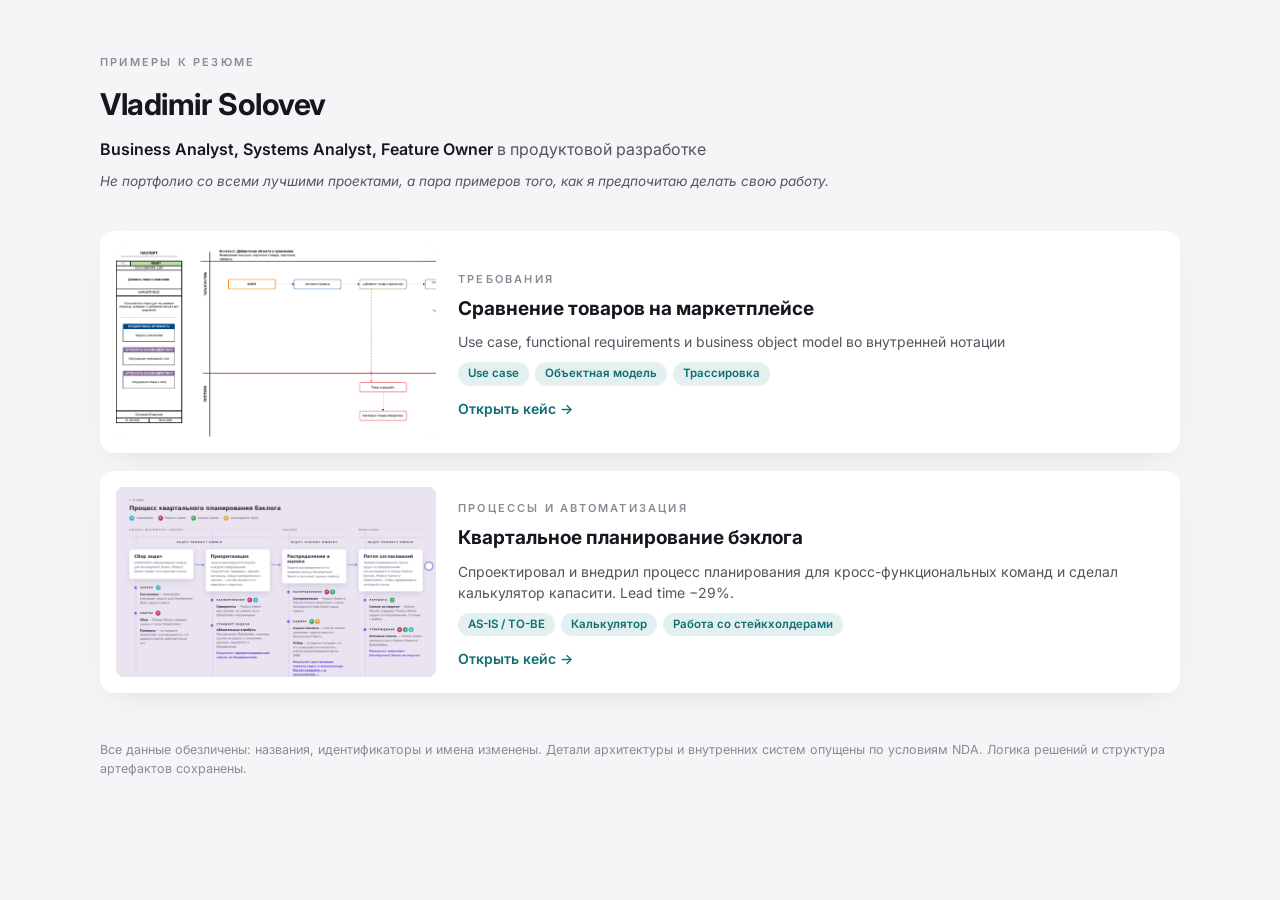
<file: index.html>
<!DOCTYPE html>
<html lang="ru">
<head>
<meta charset="utf-8">
<meta name="viewport" content="width=device-width, initial-scale=1">
<title>Vladimir Solovev — примеры к резюме</title>
<link rel="preconnect" href="https://fonts.googleapis.com">
<link href="https://fonts.googleapis.com/css2?family=Inter:wght@400;500;600;700&family=JetBrains+Mono:wght@500&display=swap" rel="stylesheet">
<link rel="stylesheet" href="assets/style.css">
</head>
<body>
<div class="wrap">

  <header>
    <span class="label">Примеры к резюме</span>
    <h1>Vladimir Solovev</h1>
    <p class="lead"><b style="color:var(--ink);font-weight:600">Business Analyst, Systems Analyst, Feature Owner</b> в продуктовой разработке</p>
    <p class="text" style="margin-top:10px;font-size:13.5px;font-style:italic;max-width:none">Не портфолио со всеми лучшими проектами, а пара примеров того, как я предпочитаю делать свою работу.</p>
  </header>

  <section style="margin-top:8px">
    <div class="cases">
      <a class="case" href="02-requirements/index.html">
        <img src="02-requirements/img/use-case.png" alt="Use case добавления товара к сравнению">
        <div>
          <span class="label">Требования</span>
          <h3>Сравнение товаров на маркетплейсе</h3>
          <p>Use case, functional requirements и business object model во внутренней нотации</p>
          <div class="tags"><span class="tag">Use case</span><span class="tag">Объектная модель</span><span class="tag">Трассировка</span></div>
          <span class="go">Открыть кейс →</span>
        </div>
      </a>
      <a class="case" href="01-quarterly-planning/index.html">
        <img src="01-quarterly-planning/img/process.png" alt="Схема процесса квартального планирования">
        <div>
          <span class="label">Процессы и автоматизация</span>
          <h3>Квартальное планирование бэклога</h3>
          <p>Спроектировал и внедрил процесс планирования для кросс-функциональных команд и сделал калькулятор капасити. Lead time −29%.</p>
          <div class="tags"><span class="tag">AS-IS / TO-BE</span><span class="tag">Калькулятор</span><span class="tag">Работа со стейкхолдерами</span></div>
          <span class="go">Открыть кейс →</span>
        </div>
      </a>
    </div>
  </section>

  <footer>Все данные обезличены: названия, идентификаторы и имена изменены. Детали архитектуры и внутренних систем опущены по условиям NDA. Логика решений и структура артефактов сохранены.</footer>
</div>
</body>
</html>
</file>
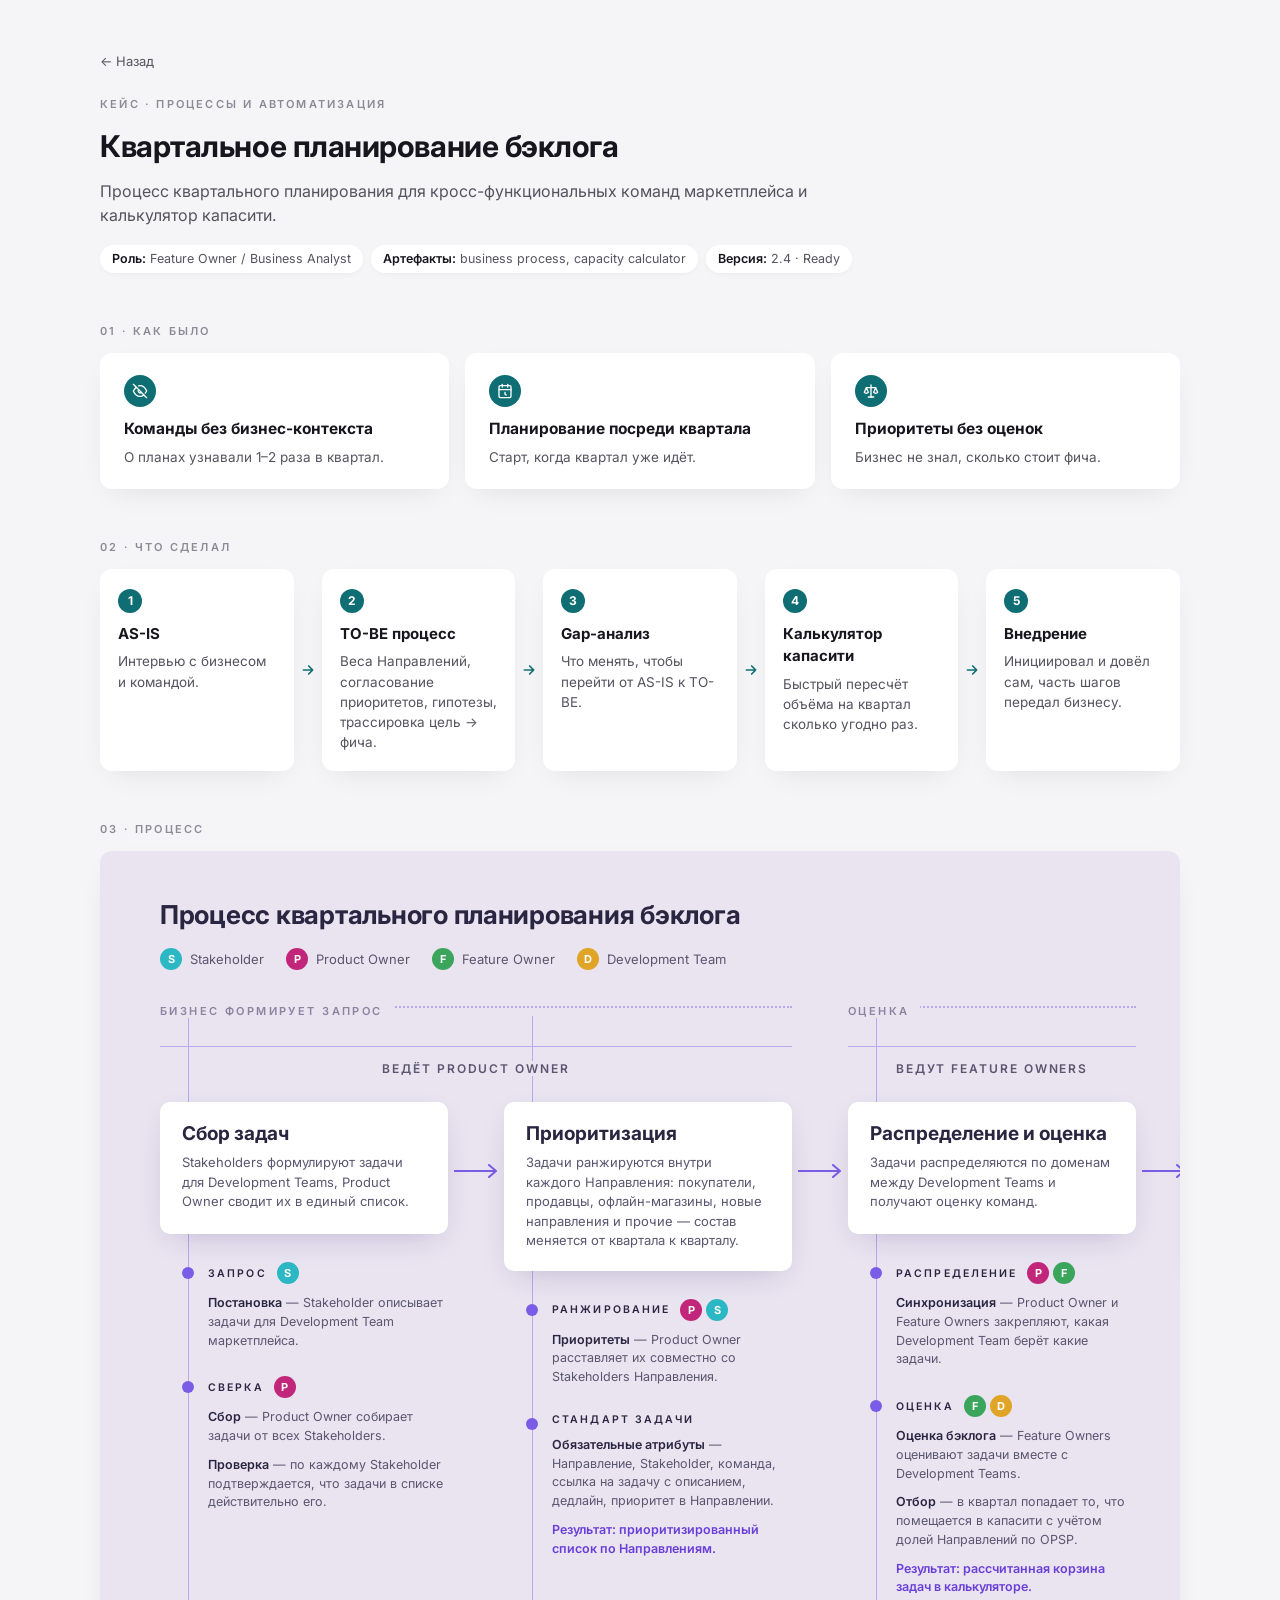
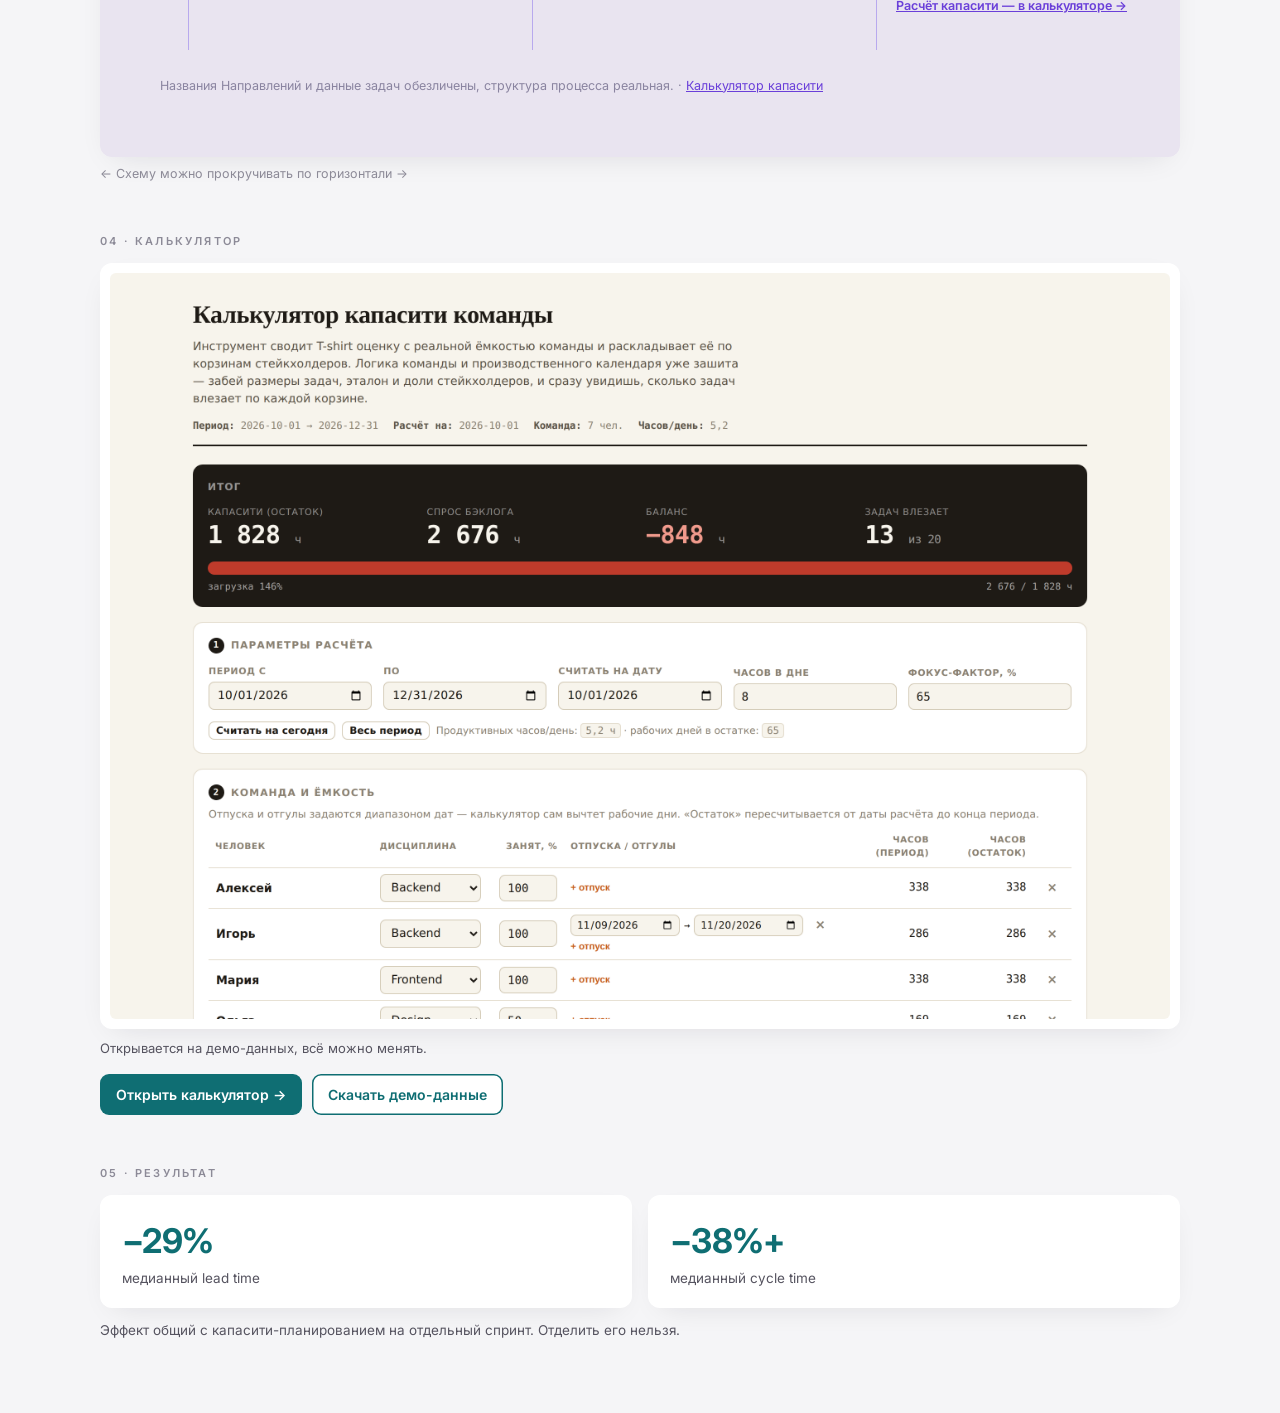
<file: 01-quarterly-planning/index.html>
<!DOCTYPE html>
<html lang="ru">
<head>
<meta charset="utf-8">
<meta name="viewport" content="width=device-width, initial-scale=1">
<title>Квартальное планирование бэклога</title>
<link rel="preconnect" href="https://fonts.googleapis.com">
<link href="https://fonts.googleapis.com/css2?family=Inter:wght@400;500;600;700&family=JetBrains+Mono:wght@500&display=swap" rel="stylesheet">
<link rel="stylesheet" href="../assets/style.css">
</head>
<body>
<div class="wrap">

  <header>
    <a class="back" href="../index.html">← Назад</a><br>
    <span class="label">Кейс · процессы и автоматизация</span>
    <h1>Квартальное планирование бэклога</h1>
    <p class="lead">Процесс квартального планирования для кросс-функциональных команд маркетплейса и калькулятор капасити.</p>
    <div class="meta">
      <span class="chip"><b>Роль:</b> Feature Owner / Business Analyst</span>
      <span class="chip"><b>Артефакты:</b> business process, capacity calculator</span>
      <span class="chip"><b>Версия:</b> 2.4 · Ready</span>
    </div>
  </header>

  <section>
    <span class="label">01 · Как было</span>
    <div class="grid3" style="margin-top:12px">
      <div class="card decision"><span class="num icon"><svg viewBox="0 0 24 24" width="16" height="16" fill="none" stroke="currentColor" stroke-width="2" stroke-linecap="round" stroke-linejoin="round" aria-hidden="true"><path d="M9.9 4.2A10.4 10.4 0 0 1 12 4c6.5 0 10 8 10 8a17.6 17.6 0 0 1-2.2 3.2"/><path d="M6.6 6.6A17.7 17.7 0 0 0 2 12s3.5 8 10 8a9.7 9.7 0 0 0 5.4-1.6"/><path d="M9.9 9.9a3 3 0 0 0 4.2 4.2"/><line x1="2" y1="2" x2="22" y2="22"/></svg></span>
        <h3>Команды без бизнес-контекста</h3>
        <p>О планах узнавали 1–2 раза в квартал.</p></div>
      <div class="card decision"><span class="num icon"><svg viewBox="0 0 24 24" width="16" height="16" fill="none" stroke="currentColor" stroke-width="2" stroke-linecap="round" stroke-linejoin="round" aria-hidden="true"><rect x="3" y="4" width="18" height="18" rx="2"/><line x1="16" y1="2" x2="16" y2="6"/><line x1="8" y1="2" x2="8" y2="6"/><line x1="3" y1="10" x2="21" y2="10"/><path d="M12 14v3l2 1"/></svg></span>
        <h3>Планирование посреди квартала</h3>
        <p>Старт, когда квартал уже идёт.</p></div>
      <div class="card decision"><span class="num icon"><svg viewBox="0 0 24 24" width="16" height="16" fill="none" stroke="currentColor" stroke-width="2" stroke-linecap="round" stroke-linejoin="round" aria-hidden="true"><path d="M12 3v18"/><path d="M5 7h14"/><path d="M5 7l-3 7a4 4 0 0 0 6 0z"/><path d="M19 7l-3 7a4 4 0 0 0 6 0z"/><path d="M8 21h8"/></svg></span>
        <h3>Приоритеты без оценок</h3>
        <p>Бизнес не знал, сколько стоит фича.</p></div>
    </div>
  </section>

  <section>
    <span class="label">02 · Что сделал</span>
    <div class="steps-flow" style="margin-top:12px">
      <div class="card decision"><span class="num">1</span>
        <h3>AS-IS</h3>
        <p>Интервью с бизнесом и командой.</p></div>
      <div class="card decision"><span class="num">2</span>
        <h3>TO-BE процесс</h3>
        <p>Веса Направлений, согласование приоритетов, гипотезы, трассировка цель → фича.</p></div>
      <div class="card decision"><span class="num">3</span>
        <h3>Gap-анализ</h3>
        <p>Что менять, чтобы перейти от AS-IS к TO-BE.</p></div>
      <div class="card decision"><span class="num">4</span>
        <h3>Калькулятор капасити</h3>
        <p>Быстрый пересчёт объёма на квартал сколько угодно раз.</p></div>
      <div class="card decision"><span class="num">5</span>
        <h3>Внедрение</h3>
        <p>Инициировал и довёл сам, часть шагов передал бизнесу.</p></div>
    </div>
  </section>

  <section>
    <span class="label">03 · Процесс</span>
    <figure style="margin-top:12px">
      <div class="shot embed-frame"><iframe id="processFrame" src="process.html" title="Схема процесса квартального планирования" loading="lazy" scrolling="no"></iframe></div>
      <p class="scroll-hint">← Схему можно прокручивать по горизонтали →</p>
    </figure>
  </section>

  <section>
    <span class="label">04 · Калькулятор</span>
    <figure style="margin-top:12px">
      <a class="shot" href="calculator/index.html"><img src="img/calculator.png" alt="Калькулятор капасити команды на демо-данных"></a>
      <figcaption>Открывается на демо-данных, всё можно менять.</figcaption>
    </figure>
    <div class="btns">
      <a class="btn" href="calculator/index.html">Открыть калькулятор →</a>
      <a class="btn ghost" href="calculator/demo-data.json" download>Скачать демо-данные</a>
    </div>
  </section>

  <section>
    <span class="label">05 · Результат</span>
    <div class="stats" style="margin-top:12px">
      <div class="stat"><div class="v">−29%</div><div class="k">медианный lead time</div></div>
      <div class="stat"><div class="v">−38%+</div><div class="k">медианный cycle time</div></div>
    </div>
    <p class="text" style="margin-top:12px;font-size:13.5px">Эффект общий с капасити-планированием на отдельный спринт. Отделить его нельзя.</p>
  </section>

</div>
<script>
  (function(){
    var f=document.getElementById('processFrame');
    function fit(){ try{ var d=f.contentDocument; f.style.height = Math.ceil(d.body.getBoundingClientRect().height) + 'px'; }catch(e){} }
    f.addEventListener('load', function(){ fit(); setTimeout(fit, 400); setTimeout(fit, 1500); });
    window.addEventListener('resize', function(){ setTimeout(fit, 150); });
  })();
</script>
</body>
</html>
</file>
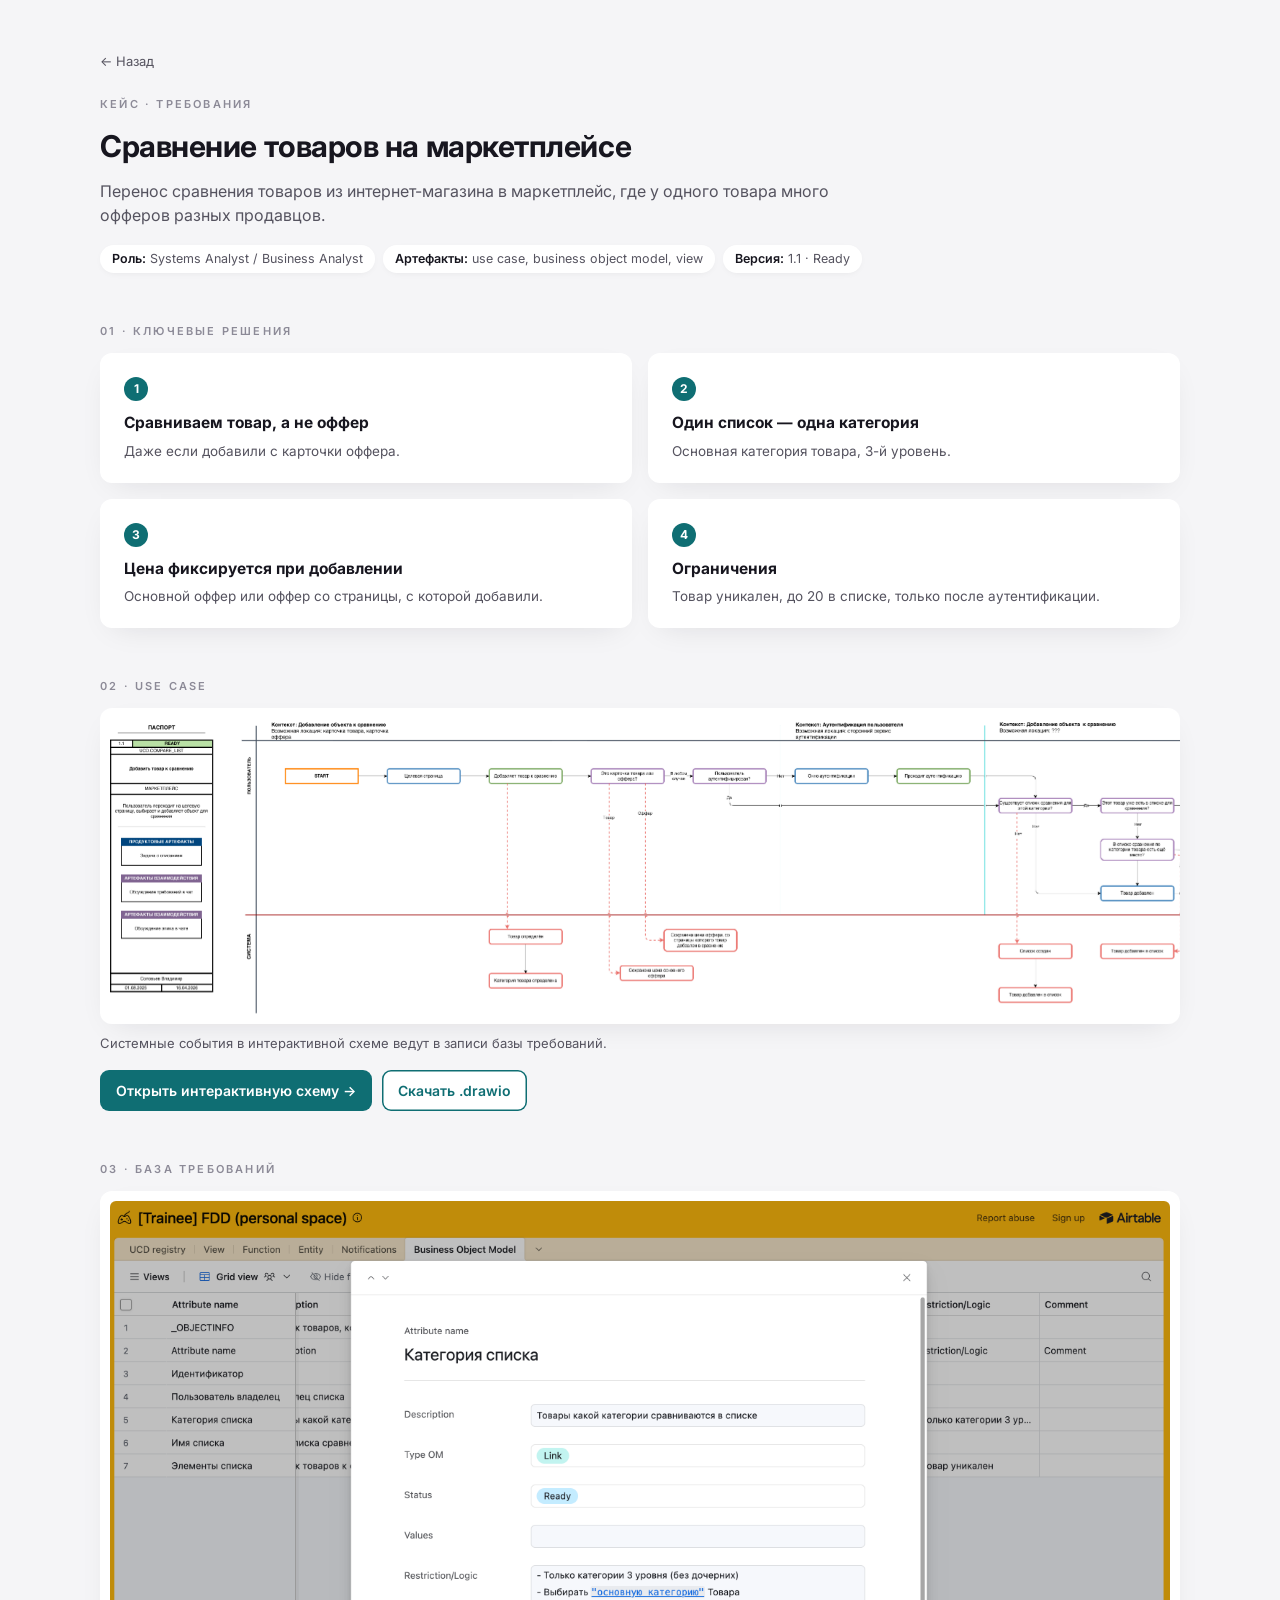
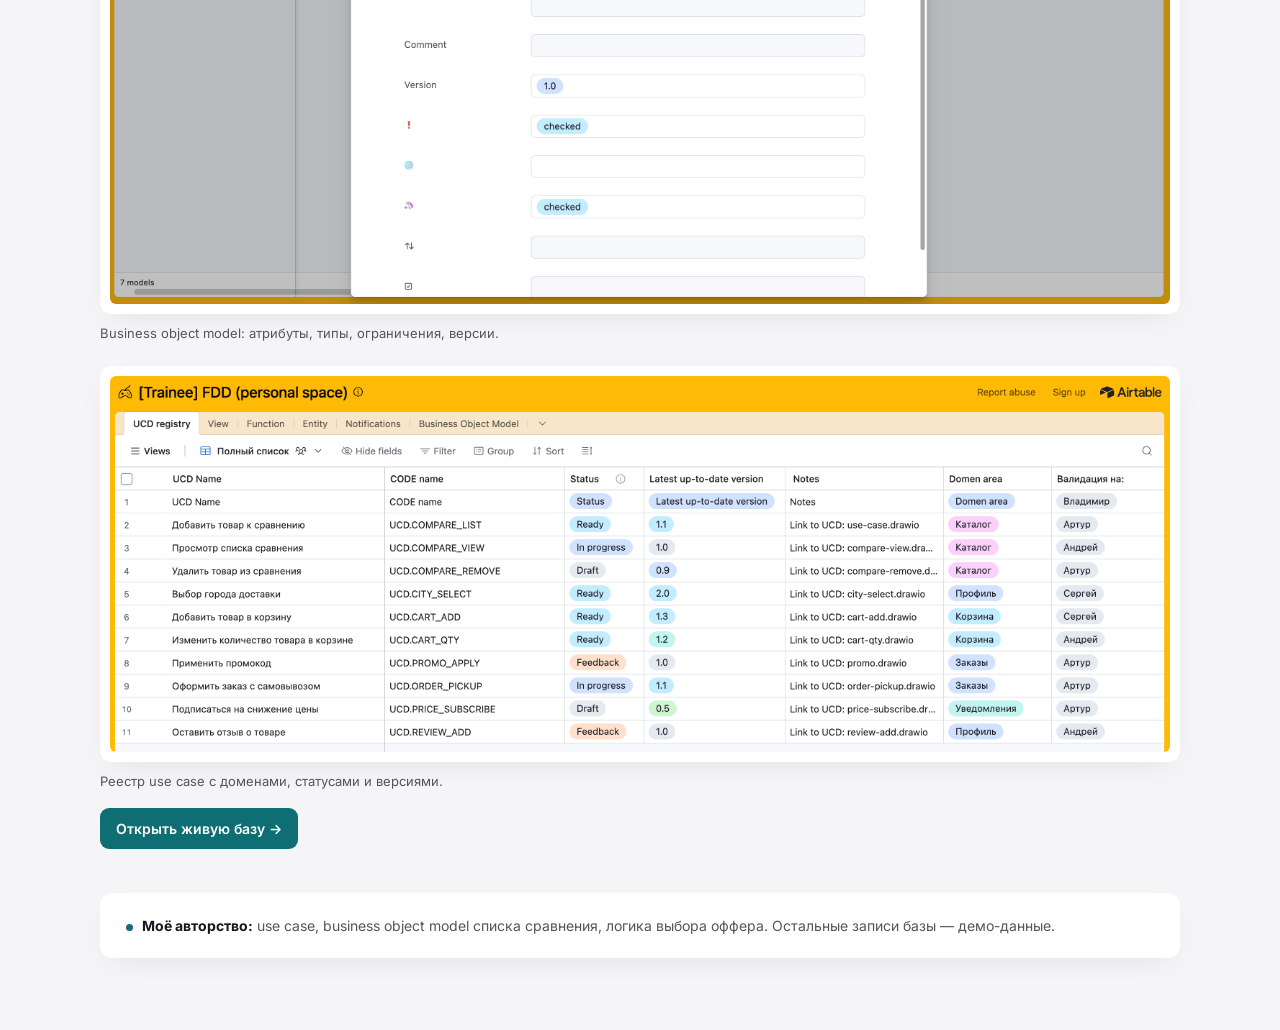
<file: 02-requirements/index.html>
<!DOCTYPE html>
<html lang="ru">
<head>
<meta charset="utf-8">
<meta name="viewport" content="width=device-width, initial-scale=1">
<title>Сравнение товаров: требования</title>
<link rel="preconnect" href="https://fonts.googleapis.com">
<link href="https://fonts.googleapis.com/css2?family=Inter:wght@400;500;600;700&family=JetBrains+Mono:wght@500&display=swap" rel="stylesheet">
<link rel="stylesheet" href="../assets/style.css">
</head>
<body>
<div class="wrap">

  <header>
    <a class="back" href="../index.html">← Назад</a><br>
    <span class="label">Кейс · требования</span>
    <h1>Сравнение товаров на маркетплейсе</h1>
    <p class="lead">Перенос сравнения товаров из интернет-магазина в маркетплейс, где у одного товара много офферов разных продавцов.</p>
    <div class="meta">
      <span class="chip"><b>Роль:</b> Systems Analyst / Business Analyst</span>
      <span class="chip"><b>Артефакты:</b> use case, business object model, view</span>
      <span class="chip"><b>Версия:</b> 1.1 · Ready</span>
    </div>
  </header>

  <section>
    <span class="label">01 · Ключевые решения</span>
    <div class="grid" style="margin-top:12px">
      <div class="card decision"><span class="num">1</span>
        <h3>Сравниваем товар, а не оффер</h3>
        <p>Даже если добавили с карточки оффера.</p></div>
      <div class="card decision"><span class="num">2</span>
        <h3>Один список — одна категория</h3>
        <p>Основная категория товара, 3-й уровень.</p></div>
      <div class="card decision"><span class="num">3</span>
        <h3>Цена фиксируется при добавлении</h3>
        <p>Основной оффер или оффер со страницы, с которой добавили.</p></div>
      <div class="card decision"><span class="num">4</span>
        <h3>Ограничения</h3>
        <p>Товар уникален, до 20 в списке, только после аутентификации.</p></div>
    </div>
  </section>

  <section>
    <span class="label">02 · Use case</span>
    <figure style="margin-top:12px">
      <div class="shot scroll"><img src="img/use-case.png" alt="Use case UCD.COMPARE_LIST: добавление товара к сравнению"></div>
      <figcaption>Системные события в интерактивной схеме ведут в записи базы требований.</figcaption>
    </figure>
    <div class="btns">
      <a class="btn" id="openDiagram" href="https://viewer.diagrams.net/?lightbox=1&nav=1&title=use-case.drawio#R7R1Zc5u6%2Brfch8zcPsQjif0Rb2nObZM2S8%2FpeckQm9gktnEw2frrL4sASQiMF2wguB3HCCGB%2BPTty4nQm78%2FWDPzBIGpvXJPhP4JQsZy2RlbxsQx5qvOwnS9Ju%2F80piYq7AD9FuEwQnQvXb%2Fv9DD%2Fb2DhTE3cbcODC%2B1xmHDt6Ul3p%2F1J%2Fe2evk6uNP%2BRu5vdqhowPn7mWMsp9%2FtsTnzWiZONAhMbodq8HtcW3%2BiRoBbX6wxddsIuLY9c60l3TiyFwtz5FJthuPYb3S3B3uWvo3rkTEzU61%2FW2N3GraqSEnav5rWZBpNBGUtPDM3os74xldTY2y%2FEU3pRYqWyrFtN%2FN0sp49czYjXobevXq%2BNn%2BC29s7%2FRn97t%2F%2BXExO8eQnaLinAeMFccyFu37ilfsRLWXY8GrMXnBD11hZox3u73ksXz8%2BizK4gq%2Fi4xV8se35KZTCEc3xhH2Fa%2B4Ypu7YXIx1H2S8o4W98Bq7U3c%2B846g99OxXxZj078V7%2Ba6K9exn8yePbOd4FoBgJ73ic9EwONfmVqIPGhIbSLTnpuu8%2BFvcALwJLzejjkzXOuVfvS3BHKjfgbeBpN4uGK3kNzID9vylhOB93AgJKp4tg88k8xMtbJfnJGJLyv20jedU2SmdA1nYrpbTCn0vJ7EYq%2BDzaB3AJ772WWoGkAsiuJQGqSAWPBaHuyFOzTm1sxf%2Bq%2Fm7NV0rZGBT2C0DVFToV1UAQV4qlA6sLNTiqCjIi35CA0BfaEF%2FUqDvqAhBvZh6aAvMjM2FPTFrSHdNd9dGrxpgMbg70kGM6bJmFmThXc4Mx%2F8EV5NxwfmmY6b59Z47E%2FSfZtarnm9NEb%2BjG8eJ5%2FaQgH041uCzG4Q87ZNept442m6%2F90dBN%2F9E29ENWjvSsG3HrRA3C4Ea%2B9fJRJXweA7aO%2BG13aJEfrBt4pbwsuTC71h9dR0CA%2BIO4eTxrcBUtP1edN5PQcnSJ75qz22Xr2fEzdYhLBptTQW1LuVn198aSBYvtM3jAn8qRe2Mzdm4aW4TzyYvxSIeCIl%2BO4RLTJxV%2BFTDKPn6hLddKKDTDzCMFlzqg8gFmoQ%2FFaoPojpEK8VoNYQ9bYdPD4lRt%2FhKyAHD1fa273hYtMvwGumXksAm96uMN8zZOUdkDiBr4UIx%2BFpJAbLCjn4vJj8tG9sJR0RW428KU2nXHw1tR3rj9fm77H4goIIDMOSf0X2Zl4Fk%2FkvAqLle%2FZGHgbfwWbRghY92MiaQrSHODOAcD38LVH9E%2BAO76lM6IZSmh1hoJul6BAIHalqAC5XgxPVNOB9Wk50PSd6AJWDKK2ZsrbMp9Ki8zx%2BVA%2B4SU1NflN4tofxbykIVZM7srIpSpVB5TgGdWsQo181DxgI6JsZ9%2Basa4yeJsFlDMyFZ21nbDosgDJI0z%2BmNLoUHs4%2BQ2FoAujH5oPxEjH5I2sx8ScCvG2QgsDbXr%2FTu%2Fz%2BQ78a3H07v74pB85Qmi1FKg1lKku3KwdkWgtkFJDd2MuIswgbvgWSPtnStV3XntNtxWGTEmY5vC6Hq8VX3FNsbr7orkayn%2FfdWy9G7k1E98Dz%2Fhgiorr5XoRa1fZiZLQ90mb0ds1A9v%2FtsiO7wb%2B97EguF16CdoHDhK%2BDHa16sANbRL4lt0BxpD6nChKNasivYt51mOgIMB%2BrYf62FMAUNsdpmtrRyM%2FhoPR2ZTqX94%2B%2BDwkCARiwwgAmPF2aCAX0KSEqKNJMkxrokAKJhAa6R9AeQDvZ8IF%2BIwke77d2K%2B0A1yVAt4LAPqF7cxj3ehJgvie8LbR4e0u8HfvXHUCwk3MhU62cWAfFo2hjs6CjkQrVWJqPbE6sRLF%2FfaogrpmytvpUKLV4cEs8CGAHqB0EkHQwdAjFfEotgWPxoQWhTW6hbVuqK3eA6EObfDRoQ6hu4NZka5GUKVMPCZkasrZ5PbK%2BH0p2hoJEQRGUUGREr6zTCFSPxsblv94Gsm%2FlW8MFMX%2FG%2BjJvWs3xWz6dzqK%2BO%2FiTxMgw0YrFmjAlw0xDOnR2CcuOdzhM%2Be2FvyViKJEyDOEL%2B7SjoUxPQajl%2FLNCZOsBlDspayoiDUMyvnCdu%2BZ9vPano3Clfah0HWOxioCqG4SpxedmPio5HRvO03%2Bdyf1%2FsRNk9OdL%2BNc%2FgwQlPCB%2FfPmSYWqLlzR8ri5hX1NTTyrRi6lGP9a61QYuoZwR1jnUUuN3CT%2FULWx2w0zPzjIIssJR9zFKFY3GjqnwpKOor9frlvPDEzPQKY63NO4jPLi96c%2FfNssyNbWKlH51iH51EDJ6CQk0QTlbmNtCoBlyIsqUEwua0ZSUwQYQnucgwVUUwhsSaAnyKEmMwHol2YBzQPyDlkurIxxE2Kmu0DkMPnzoFCVlsBY6yZ4p%2BKRF1mwGDFt7B4lTjS4k9l9s%2BSW8xvXI%2FosNlYASZhOTsZicJYfSu4dzRqsgyO4crhgIZXkziGnB15ssggTbcaf2xF4Ys0HSyggDSZ9vduAN5u%2BBR9N1PzAwGy%2BuTe8QnFkhkN%2Fybk7elyTNlZoP8Z5tDpN0faNfYR%2FL7swePd3dfCzxnfWMlXl37S0MlmgvbNe7b3tBdLnthesAvhkfpkOcuPb2suFYdhEeTKygfT%2BF1oZDNUs5O5kZq1XkUvhkuqNpdBDlwaCdDcUMpRxXTKVRZox2y%2BQZRQ46AkzIlsw4r0jHMOjbe%2BUXpdLRm1xl9KaWjc12U%2FhBhqWDSvWtp3aWT1WOqoaJUS2uqglZdB4e%2F2WZb7ti8LvBxc35ze%2B73mV%2FQErXd1eD65ur897N%2BeVF%2BuSv88Hf6dbh7UVG%2F4vLm%2FPheU%2Fnnx388m4i1Zy%2FqeVD0xa4nrawrHU6IUNP1bvDzDC4GtEJVawzneBnXSqdTKjVIBPcpweNZIKL5VPgKn7LDs3gIXR95CPxImg7D%2BFnYGcKB9%2F8%2FrEBus9G7FnUYxuUrtYRpSu6rsqgCSg9zYk1AKcrZSN1AWyB1D35Mdi12ODgQ0J39OK8xniehtHHl%2FkyGnBmBVq8LQiB97zOxz%2F%2BBB0pOvyN5wsO%2Bu%2FU0Qc3mD9H%2BZxp6i1kkmWF5WSiDE1n0oFwohj5Irs1Ki4ehdJGI%2BjckCBCg2KWZkCYkBFNq%2BIWlUhCo%2BYm1GmpWhZ%2BaKnasaha0qk5Gi2hdFFFQBXWaAkNllXIjGV9jL33j6tDt5hWpcSB%2BValdDT5Q6uT7SFTBbxWabBJesfY7S3RM3A9MyK0kbH%2FLrt%2FdXrff3yLkq5szRdxdxWLQ64%2FVq45vxu8mpHGvlyujz3riUhP4fHUdf2U%2BroPKmhoWE7g29UZ2XP%2FcLl86r3Pb27Vn%2BoTePz6y3e5mzo%2Fpw%2FC2fmy71zq07N3r829n%2Bn25Ne%2FT%2F%2FeON0%2Fz1em1%2FZqvf38x%2Fpn1DWcM%2FXFWnrTDh1zJC4W%2Fa4uLn6404eXv4vgHLGOOGegy11ZbgR3qLL%2B5iLoAOKDqouBdvCODIMuju0dyXcHqoq3pNgMb0mhaFBdFIjzibwlSfADfG800vcbRgx4nHpYzM3FzBh3JYLiM%2BwBc7mWovsKFXHQelvGQKvUG7qzvS1VIIsaLOJtGffcxttyC0dJIhUMTt8LkrSSOGUP4bjJJOVJJkJEMsrhZ%2Fa%2FFEGbM3%2FXnPn7VWQP6RCuXaLBhg3Kk0%2F6LMU2BkC%2FLy4pi%2BVUMhgOUVJsWUquo%2BfJ50ghgrJG8yFULo%2B4CNuSZEeJhz5CfvDUnI0pSSaqLaWtR3Ua2Zj7z7%2B4Xy1DfE0ft6VrwhciDPH%2FWtSDSRWEqSAvrrV07ih1MFQmW5WklJ%2F5g52TZbtqS%2Bek0h0EJKkubm%2FNdl%2BThdr7QhQEaUTVxN7cCiFBLsR%2BCw0nJMQUhwzHXFl%2F8K348Lv0UUWwZFL3ROofAHb4nJ1IRg3tg9BzgQOPeQo6QBRFmrDvm0xEI9kPDyuzbthYaLHxJ8HG1Y61RIDRM4lqUyR7SdyVPAifhzz06WCnAxEJKEUJXj9KAvNqEolMT7F%2BSpdeMPKMsULHuhUpFVbcK%2BxBptND7SmZmTDMcBEzZ8Ga7OgcFvqjpbz%2Bsf9bqr14rEDqZOwTlzrDdVDLx1VSHZ2%2BdFkF3nttotPXzkntjh8SEBH28nhMWV0DYPthEMfGahoPWdTz0AdYc3YfMG0RNfab1vLAcUwcpCLikgC5jJg4891y48u83%2BFVioQPk6v8g%2BiiouENYqkifUKQZaAoVSLBeXyrSvOtSCpbOYhgFDsaKSSj6h2155VluCOvLINWlVIWlyyrImpVKZmQh0onc0KrSqmEKkVsbJAfVXmPtIdr2cbzHuEJTMiHuHHvkuRGMUptHCEHg7RxhMcS7wSg1ki84yGJwUX%2F%2FOIsJ3fnYDHeVXeSD8K1yNypaQCI%2Fcpk7ixMTYtyokfbQILcPP2IdAT9SMs47pNxTPIXbaarKZoICFbbdsfmMZEAbIo%2BQt5VHyG1trsStRKgAzTacie0OgkC%2BpSWtNSdtGB1PiYmWKEPc7X526bTK0qOpOYmOdrIGL1dES06fC8dTpDy%2F2e97clQCCEV7qYSpcVylSxJgZ18%2B7wUKYDgiRYHw%2FV4VwUTUR7%2FKdf%2B1tq%2BtU9WA63tmRi16nJoyk4vyKjucqhSup1egS2zUInEskIzCfi6QDmiGii3BGhQMjSIpnvAb87vSkcrhudXwQv0z0K0fCdPhJMyUXjhuVePmBneXw9UDPfFk%2BLW9BsZy6wuZLSfCELeDcw8kDad01h1yF5pO8upscBDhmVmgR87eoqh2m8myvWF5yxvby3wTCB61OBMUGz1wRs%2FminYbCHetN%2Foad5sZ0zfWDyW9yz3T5Y3nD9muO9OMeal%2BgVkKxiDs778crBhNVc5KuKa%2FPhCPMbYHNlOwFmculNr9LQwV%2FjerYXlWtEMbF%2FiRef2I26H6vcwsw2XXbmxtVrOjI%2Boe4C%2FEPiPNV96OMzARW25IZ39lMGsT9vhBLrEYmwqU3ksnxixiPGFQkYKoSzeMiiFm5gG1yYH5Oa0IEKA80rPtga%2BLTWFrYGvdANfE%[base64]%2Fp7Rtut9fcsKwpVhaL0ybOzQCITuZbhiIUI4x1TO7yIMW4X1zZugpZ%2BymKoJWrITX3b2twtO5cLbnO37F3sS6UQrn9sklq6T5ja%2BoRVw%2FbX%2BKD2IgSPSYsuUlWw2gqWR6tguZb4qbCtVlkp4lejapUFSSE6giKlQWnMQAdtFIyUaC%2FQ3tUXKmzzmLE5xRTGZqFInQNkMmNmlRXUaUqlg8hvZmtdUoRxWl1Sm9HsQJqltkJ8WyG%2BcIV4ta0QXy2eW5Frw3NXMreUKrW5pT5xbilZbJxTqSpvXSLu6DXIE8DglKDDQMnB4TSYdrUB0CUK6CFYX5B8k4KVVwO9%2F%2FvwRcKjaRigVY9Zt%2FB5LF8%2FPosyuIKv4uMVfLHt%2BSncZ40h7gxgCxMCDd5bqFHSqgb%2B0yO%2BwIOImppB4c%2BEox7gDBu8VCAx09wlbMAKwYhL2dk3GqHL76eSzDIWZJBKOKtQfTbLi6JSobJJodiwyndc61uirv3s5unsTdpap4%2FF3UCRcUqGklYj7oaPW2HZlAUdg7LsL30Xf9XA5wkjGUQqJ25kpZRQUg3mG3k9Oupt5veQASR%2BNl8hlbsDUasBOipSZwOgZVBfqysXwEqvT4qaWDuq4i5JlKvWVnbera3KBWlktfMeQJEJVxGBVrapNj0nBLXNtZCUOfH4Ainl55z2cI7FRpl%2FCsvcho%2FCHfOByjq2LzvO1attur8X7rmrvt2fhXacZ%2F2vhalfDo3V3Pz3f6EdB9nq%2BYcxnJijiTN94OeLwo8OqUxRrIv3gPLCLij7JtoHg87S1PJUBXmq1qp2ZEGZSeGkNI2nkg6vj21ZqhqxVLuGB%2B%2BO1Q7PUQkCox3TyueoBAbRiFoNy2ZwX%2FYGVTPyMNRhHd%2B4dpo8FdOhnNRkKFFwciq08Y975d4L8bU9NkyECpNEGbehRvOGCVFJc9UgZagCGWz32lqJuzvmFY%2F0DG2MLUdfB7c9LnJVWvmiNPlCLiBfyCCls627RKG2EsVnkSiUykgUSrUlClk7vEQho6ZKFNqOEoVaGYlCy%2BY0W4niWLmXN0pBQqY1KehGVtAPIS2ctHx2VfjsC%2FT4rH39C759BWe33wvw2RC0jHalnCMUBJulyIdi2Xw3RNVwreY%2BhIAKxpLWOk8d%2F73IFX%2Fz8LAZGrdJdUgJOBwBsmgqRK2ZIBbd0dYsdwSjnyF8XST5tQNw8BqIcH%2FEwe89cj0amAHMmjD0TCWxoLhZktcpza8j1iE4KYYGiEgbRPPoREmVRJpTCVODmtLrI8pE0EaKZJKeNlTkaIyzrNYoVOR2ZTqX3Gqg6wFtm%2FrLW6dzSQOgT2OWqdjTEl9%2BVAEmL56UcfOUpGNYJ4iXuieGWSvKtajVi4RORzyvj4VGDH7JyVdJgh%2FI1FmGduXYWkyWGhVzq5KFyX%2FJzC9MNCZpilY4NLmU0GopZyt80NHXFeLJQb2hOKZwKShWgewbK9ZBMdlzTQg%2FF44DaNNB4tmjBVCri8nZUBccntUjlw0t7KwQ3QI41nrJ9giFgHBATUscVXREjBBcpQ8Pny6gOjn2Va0gwUzjIo8s%2BBTY8P%2Bsu%2F3gxh3b5lGQSCDx4H763R6b9KMFZ8eWMXGMOT6BL%2FBA0Qxb%2Fg8%3D" target="_blank" rel="noopener">Открыть интерактивную схему →</a>
      <a class="btn ghost" href="use-case.drawio" download>Скачать .drawio</a>
    </div>
  </section>

  <section>
    <span class="label">03 · База требований</span>
    <figure style="margin-top:12px">
      <div class="shot"><img src="img/airtable-object-model.png" alt="Business object model списка сравнения в Airtable"></div>
      <figcaption>Business object model: атрибуты, типы, ограничения, версии.</figcaption>
    </figure>
    <figure style="margin-top:22px">
      <div class="shot"><img src="img/airtable-ucd-registry.png" alt="Реестр use case в Airtable"></div>
      <figcaption>Реестр use case с доменами, статусами и версиями.</figcaption>
    </figure>
    <div class="btns">
      <a class="btn" href="https://airtable.com/appkCxmTU8Q8k0jHV/shrQhf3GIpDrOAhGx/tblS5YbAALDuVQhUl/viwla3SgRHSN2WPJd" target="_blank" rel="noopener">Открыть живую базу →</a>
    </div>
  </section>

  <section>
    <div class="card">
      <ul class="clean">
        <li><b>Моё авторство:</b> use case, business object model списка сравнения, логика выбора оффера. Остальные записи базы — демо-данные.</li>
      </ul>
    </div>
  </section>

</div>
</body>
</html>
</file>
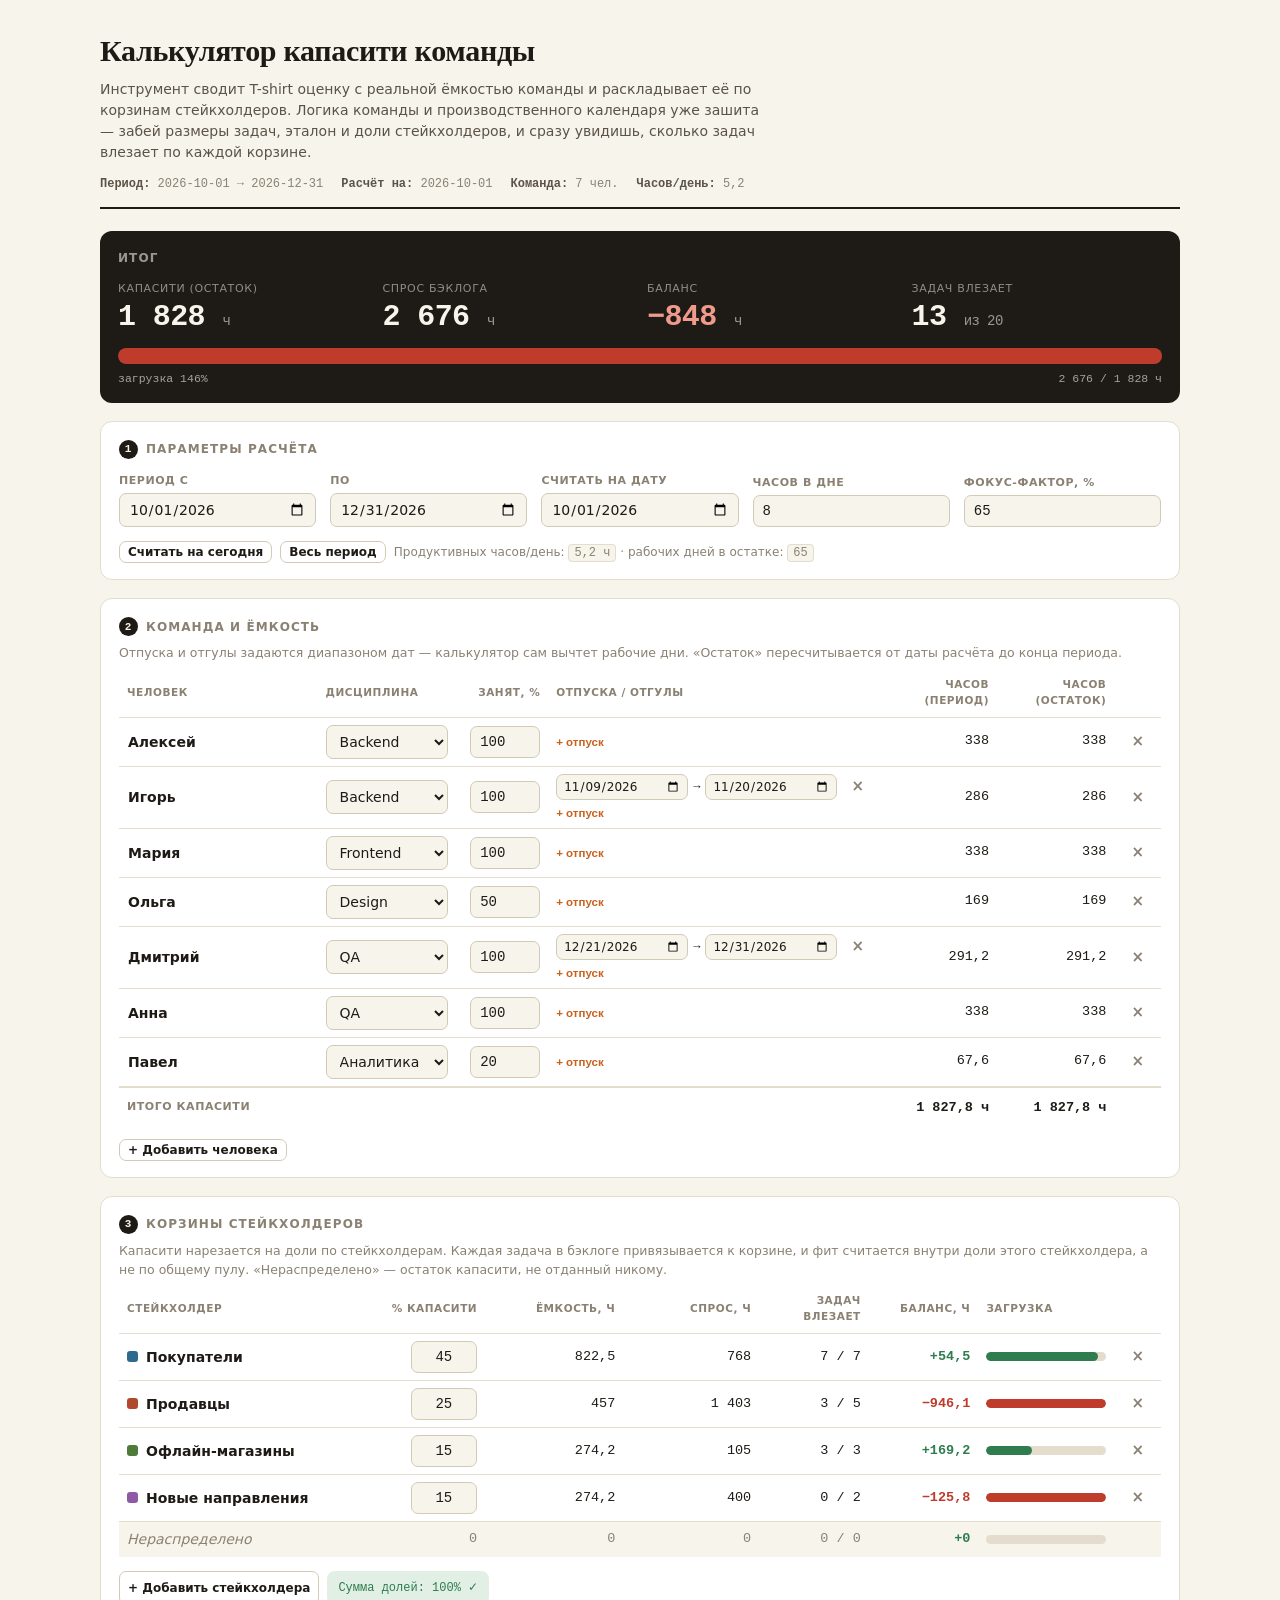
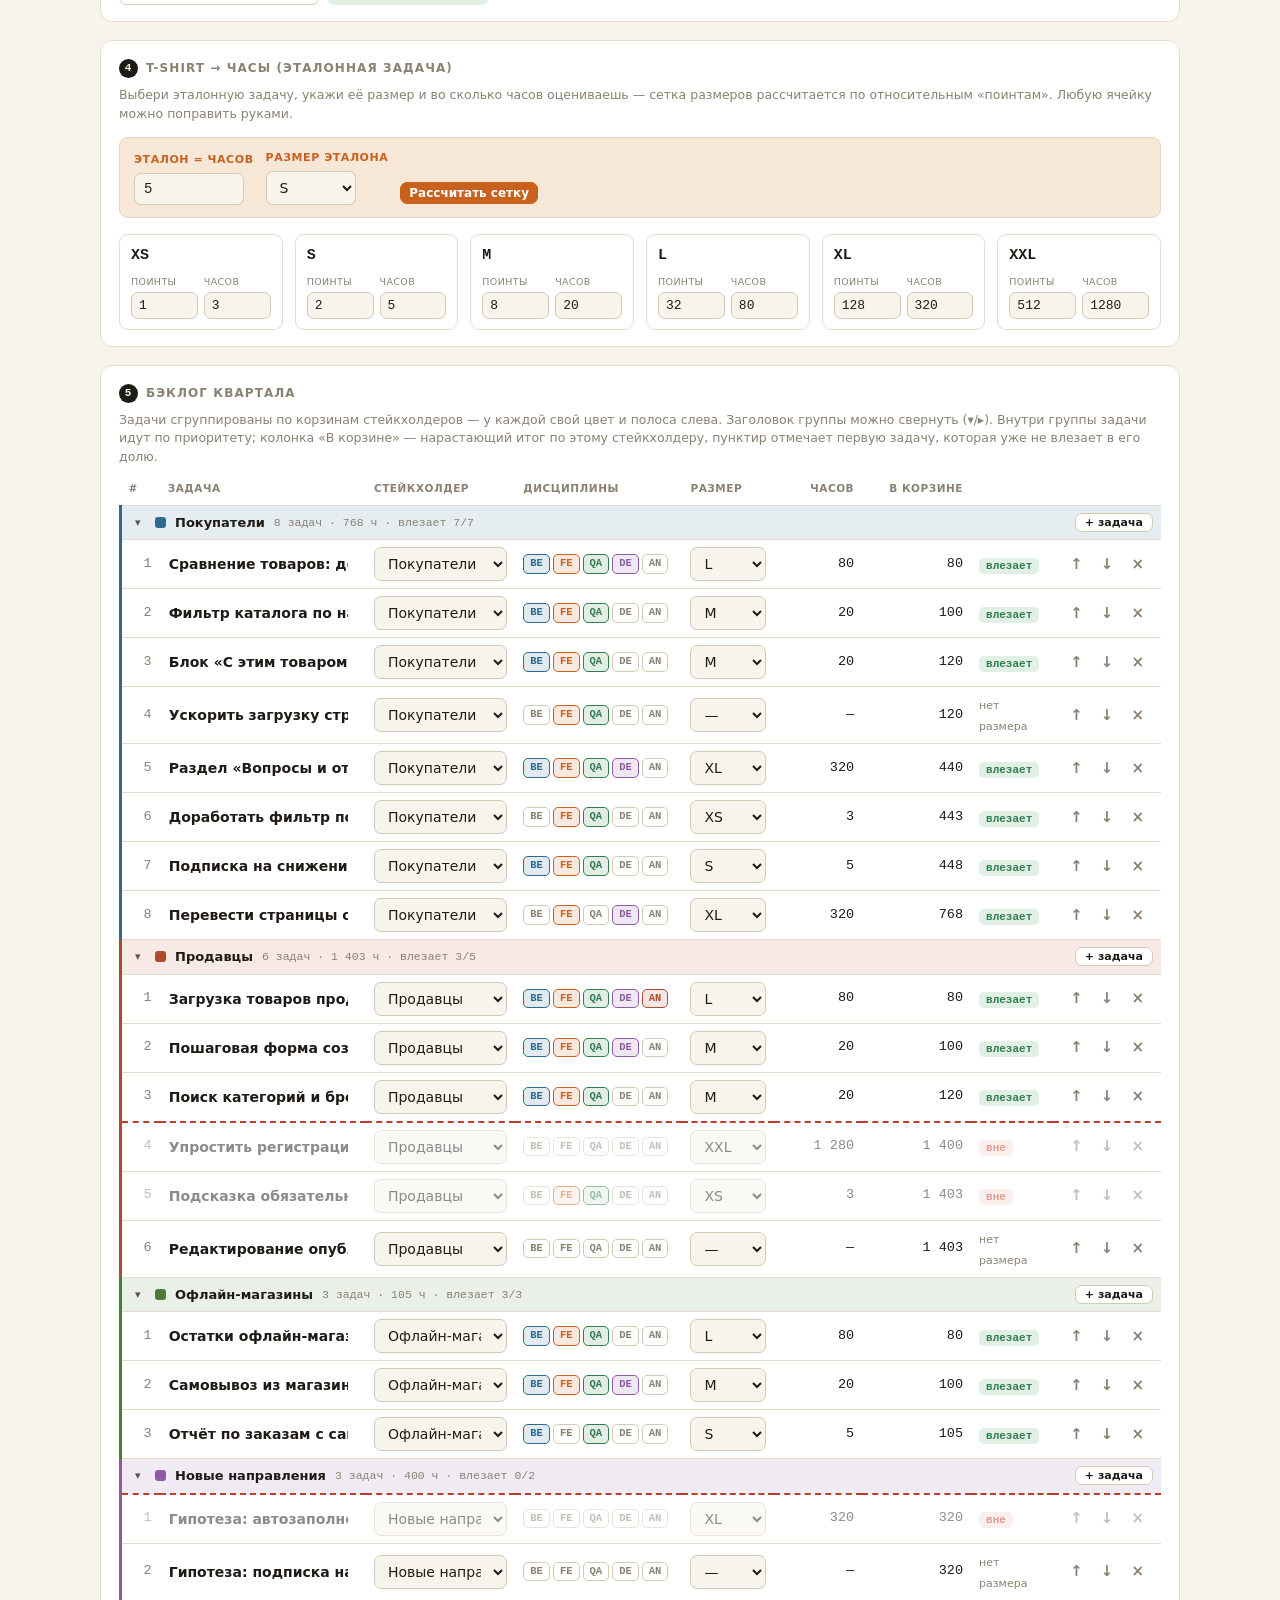
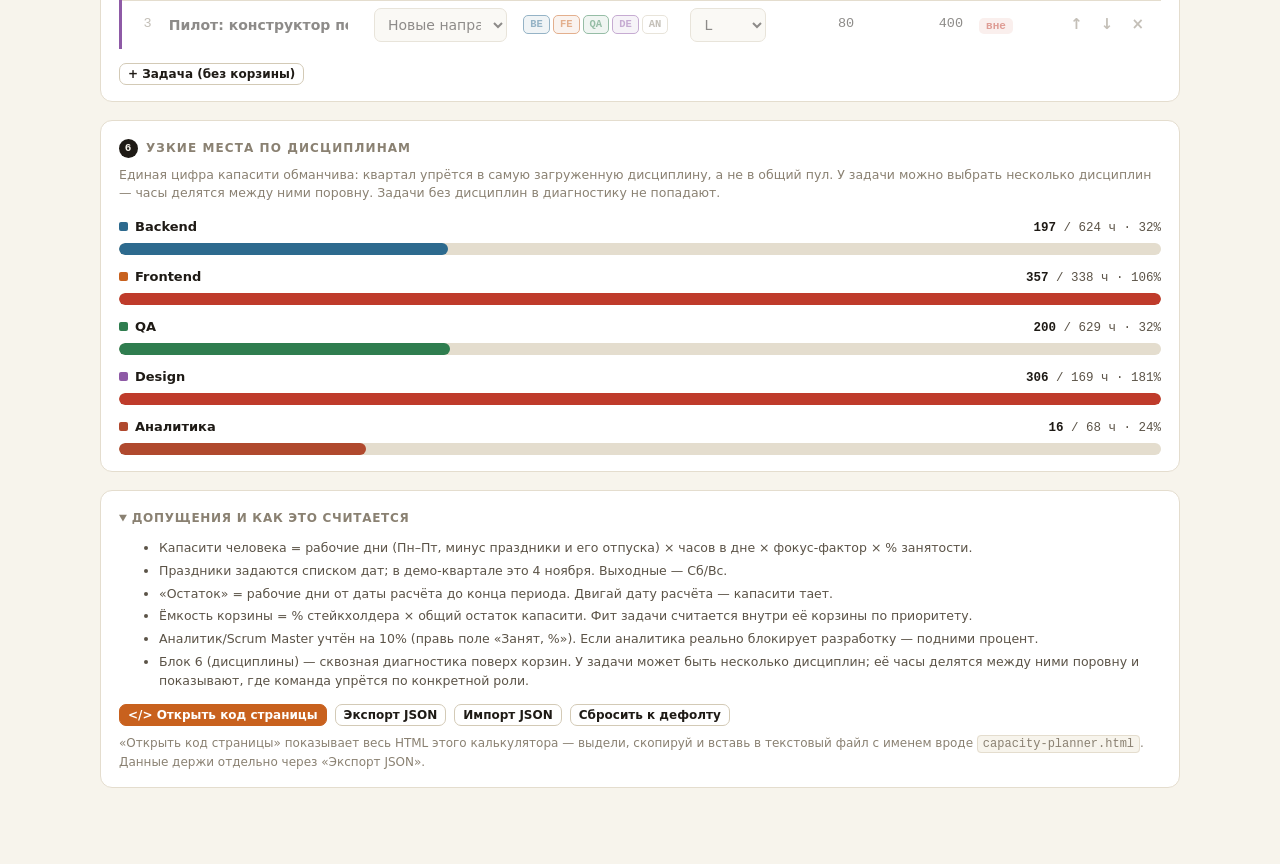
<file: 01-quarterly-planning/calculator/index.html>
<!DOCTYPE html>
<html lang="ru"><head>
<meta charset="UTF-8">
<meta name="viewport" content="width=device-width, initial-scale=1.0">
<title>Калькулятор капасити команды</title>
<style>
  :root{
    --paper:#F7F4EC;
    --card:#FFFFFF;
    --ink:#1E1A15;
    --ink-2:#5B5347;
    --muted:#8A8172;
    --line:#E4DDCE;
    --line-2:#D3CAB6;
    --accent:#C8611E;
    --accent-soft:#F6E7D6;
    --good:#2F7D4F;
    --good-soft:#E1EFE5;
    --bad:#BF3B2B;
    --bad-soft:#F6E0DC;
    --warn:#B07A16;
    --be:#2D6A8E;
    --fe:#C8611E;
    --qa:#2F7D4F;
    --de:#8E5AA6;
    --an:#B0492E;
    --team:#8A8172;
    --mono:ui-monospace,"SF Mono",Menlo,Consolas,monospace;
    --sans:system-ui,-apple-system,"Segoe UI",sans-serif;
    --serif:Georgia,"Iowan Old Style","Times New Roman",serif;
  }
  *{box-sizing:border-box;}
  body{
    margin:0;background:var(--paper);color:var(--ink);
    font-family:var(--sans);font-size:14px;line-height:1.5;
    padding:28px 22px 64px;
  }
  .wrap{max-width:1080px;margin:0 auto;}
  header.top{border-bottom:2px solid var(--ink);padding-bottom:14px;margin-bottom:22px;}
  header.top h1{font-family:var(--serif);font-weight:700;font-size:30px;letter-spacing:-.01em;margin:0 0 6px;}
  header.top .sub{color:var(--ink-2);font-size:14px;max-width:660px;}
  .meta-row{display:flex;flex-wrap:wrap;gap:8px 18px;margin-top:12px;font-family:var(--mono);font-size:12px;color:var(--muted);}
  .meta-row b{color:var(--ink-2);font-weight:600;}

  .card{background:var(--card);border:1px solid var(--line);border-radius:12px;padding:18px 18px 16px;margin-bottom:18px;}
  .card > h2{font-size:12px;text-transform:uppercase;letter-spacing:.09em;color:var(--muted);margin:0 0 14px;font-weight:700;display:flex;align-items:center;gap:8px;}
  .card > h2 .n{background:var(--ink);color:var(--paper);width:19px;height:19px;border-radius:50%;display:inline-flex;align-items:center;justify-content:center;font-size:11px;font-family:var(--mono);}
  .hint{font-size:12.5px;color:var(--muted);margin:-6px 0 14px;}

  /* verdict */
  .verdict{background:var(--ink);color:var(--paper);border:none;}
  .verdict h2{color:rgba(255,255,255,.55);}
  .kpis{display:grid;grid-template-columns:repeat(4,minmax(0,1fr));gap:14px;margin-bottom:16px;}
  .kpi .lbl{font-size:11px;text-transform:uppercase;letter-spacing:.06em;color:rgba(255,255,255,.5);margin-bottom:4px;}
  .kpi .val{font-family:var(--mono);font-size:30px;font-weight:600;line-height:1;letter-spacing:-.02em;}
  .kpi .val small{font-size:14px;color:rgba(255,255,255,.55);font-weight:400;}
  .kpi .val.pos{color:#7FD6A0;}
  .kpi .val.neg{color:#F09A8C;}
  .meter{margin-top:4px;}
  .meter .track{height:16px;background:rgba(255,255,255,.14);border-radius:8px;overflow:hidden;position:relative;}
  .meter .fill{height:100%;border-radius:8px 0 0 8px;transition:width .35s ease;background:var(--good);}
  .meter .fill.over{background:var(--bad);}
  .meter .labels{display:flex;justify-content:space-between;font-family:var(--mono);font-size:11.5px;color:rgba(255,255,255,.6);margin-top:6px;}

  /* forms */
  label.f{display:flex;flex-direction:column;gap:4px;font-size:11px;text-transform:uppercase;letter-spacing:.05em;color:var(--muted);font-weight:600;}
  input,select{font-family:var(--sans);font-size:14px;color:var(--ink);background:var(--paper);border:1px solid var(--line-2);border-radius:7px;padding:7px 9px;width:100%;}
  input:focus,select:focus{outline:2px solid var(--accent);outline-offset:-1px;border-color:var(--accent);}
  input[type=number]{font-family:var(--mono);}
  .cfg-grid{display:grid;grid-template-columns:repeat(auto-fit,minmax(130px,1fr));gap:14px;align-items:end;}
  .btn{font-family:var(--sans);font-size:13px;font-weight:600;border:1px solid var(--line-2);background:var(--card);color:var(--ink);border-radius:7px;padding:7px 12px;cursor:pointer;white-space:nowrap;}
  .btn:hover{border-color:var(--ink);}
  .btn.accent{background:var(--accent);color:#fff;border-color:var(--accent);}
  .btn.accent:hover{filter:brightness(.94);}
  .btn.mini{padding:3px 8px;font-size:12px;}
  .btn.icon{padding:4px 8px;line-height:1;color:var(--muted);border-color:transparent;background:transparent;font-size:15px;}
  .btn.icon:hover{color:var(--bad);border-color:transparent;}
  .toolbar{display:flex;flex-wrap:wrap;gap:8px;margin-top:14px;}

  /* tables */
  table{width:100%;border-collapse:collapse;}
  th{font-size:10.5px;text-transform:uppercase;letter-spacing:.05em;color:var(--muted);text-align:left;font-weight:700;padding:0 8px 8px;border-bottom:1px solid var(--line);}
  th.num,td.num{text-align:right;}
  td{padding:7px 8px;border-bottom:1px solid var(--line);vertical-align:middle;}
  tr:last-child td{border-bottom:none;}
  td.num{font-family:var(--mono);font-size:13.5px;}
  .disc-tag{display:inline-flex;align-items:center;gap:6px;font-size:12px;color:var(--ink-2);}
  .dot{width:9px;height:9px;border-radius:2px;flex:none;}
  .cell-name input{border-color:transparent;background:transparent;padding-left:0;font-weight:600;}
  .cell-name input:focus{background:var(--paper);border-color:var(--accent);padding-left:9px;}
  td select,td input{min-width:60px;}
  td .alloc{width:70px;}
  .disc-chips{display:flex;flex-wrap:wrap;gap:3px;}
  .disc-chip{font-family:var(--mono);font-size:10.5px;font-weight:700;padding:2px 6px;border-radius:5px;border:1px solid var(--line-2);background:var(--card);color:var(--muted);cursor:pointer;line-height:1.3;min-width:0;}
  .disc-chip:hover{border-color:var(--ink);}
  .disc-chip.on{border-color:var(--c);color:var(--c);background:color-mix(in srgb, var(--c) 14%, white);}
  .swatch{width:11px;height:11px;border-radius:3px;flex:none;display:inline-block;}
  .grp-head td{background:color-mix(in srgb,var(--gc) 12%, var(--card));border-left:3px solid var(--gc);border-bottom:1px solid var(--line);padding:7px 8px;}
  .grp-head .gh{display:flex;align-items:center;gap:9px;}
  .grp-head .chev{border:none;background:none;cursor:pointer;font-size:11px;color:var(--ink-2);padding:0 2px;width:16px;flex:none;}
  .grp-head .gname{font-weight:700;font-size:13px;}
  .grp-head .gstat{font-family:var(--mono);font-size:11.5px;color:var(--muted);}
  .grp-head .gadd{margin-left:auto;padding:2px 9px;font-size:11px;}
  .task-row td:first-child{border-left:3px solid var(--gc);}

  .timeoff{display:flex;flex-direction:column;gap:5px;}
  .to-row{display:flex;align-items:center;gap:5px;font-family:var(--mono);font-size:12px;}
  .to-row input{padding:4px 6px;width:132px;font-size:12px;}
  .to-add{font-size:11.5px;color:var(--accent);cursor:pointer;font-weight:600;background:none;border:none;padding:2px 0;text-align:left;}

  .fit-badge{font-family:var(--mono);font-size:11px;font-weight:600;padding:2px 7px;border-radius:5px;white-space:nowrap;}
  .fit-badge.in{background:var(--good-soft);color:var(--good);}
  .fit-badge.out{background:var(--bad-soft);color:var(--bad);}
  tr.overflow-row td{opacity:.5;}
  tr.cutline td{border-top:2px dashed var(--bad);}

  /* sizes helper */
  .ref-helper{display:flex;flex-wrap:wrap;gap:12px;align-items:end;background:var(--accent-soft);border:1px solid #EAD3BC;border-radius:9px;padding:12px 14px;margin-bottom:16px;}
  .ref-helper label.f{color:var(--accent);}
  .size-grid{display:grid;grid-template-columns:repeat(auto-fit,minmax(120px,1fr));gap:12px;}
  .size-cell{border:1px solid var(--line);border-radius:9px;padding:10px 11px;}
  .size-cell .sk{font-family:var(--mono);font-weight:700;font-size:15px;margin-bottom:8px;}
  .size-cell .row2{display:flex;gap:6px;}
  .size-cell .row2 label{flex:1;}
  .size-cell .row2 label span{display:block;font-size:9.5px;color:var(--muted);text-transform:uppercase;letter-spacing:.04em;margin-bottom:2px;}
  .size-cell input{padding:5px 7px;font-size:13px;}

  /* stakeholders */
  .stake-meter{width:120px;}
  .stake-meter .track{height:9px;background:var(--line);border-radius:5px;overflow:hidden;}
  .stake-meter .fill{height:100%;border-radius:5px;background:var(--good);transition:width .3s ease;}
  .stake-meter .fill.over{background:var(--bad);}
  td .pct{width:66px;text-align:right;}
  .sum-note{font-family:var(--mono);font-size:12px;padding:8px 11px;border-radius:8px;margin-top:12px;display:inline-block;}
  .sum-note.ok{background:var(--good-soft);color:var(--good);}
  .sum-note.bad{background:var(--bad-soft);color:var(--bad);}
  tr.none-row td{background:var(--paper);color:var(--muted);}

  /* discipline diagnostics */
  .disc-bars{display:flex;flex-direction:column;gap:12px;}
  .disc-line .head{display:flex;justify-content:space-between;align-items:baseline;margin-bottom:5px;}
  .disc-line .head .name{font-weight:600;font-size:13px;display:flex;align-items:center;gap:7px;}
  .disc-line .head .fig{font-family:var(--mono);font-size:12.5px;color:var(--ink-2);}
  .disc-line .head .fig b{color:var(--ink);}
  .disc-line .track{height:12px;background:var(--line);border-radius:6px;overflow:hidden;}
  .disc-line .fill{height:100%;border-radius:6px;transition:width .3s ease;}
  .disc-line .fill.over{background:var(--bad)!important;}
  .disc-line.na{opacity:.5;}

  .foot{font-size:12px;color:var(--muted);margin-top:8px;}
  .foot code{font-family:var(--mono);background:var(--paper);padding:1px 5px;border-radius:4px;border:1px solid var(--line);}
  .assumptions{font-size:12.5px;color:var(--ink-2);}
  .assumptions li{margin-bottom:4px;}
  details.assum summary{cursor:pointer;font-size:12px;text-transform:uppercase;letter-spacing:.06em;color:var(--muted);font-weight:700;}
  details.assum{margin-top:2px;}

  @media(max-width:720px){
    .kpis{grid-template-columns:repeat(2,1fr);}
    body{padding:20px 14px 64px;}
    .to-row input{width:120px;}
    .stake-meter{width:80px;}
  }
  @media print{
    .btn,.toolbar,.to-add,.btn.icon{display:none!important;}
    body{padding:0;}
    .card{break-inside:avoid;border-color:#ccc;}
    .verdict{-webkit-print-color-adjust:exact;print-color-adjust:exact;}
  }

  /* source modal */
  .src-overlay{position:fixed;inset:0;background:rgba(30,26,21,.55);display:flex;align-items:center;justify-content:center;z-index:1000;padding:24px;}
  .src-box{background:var(--card);border-radius:12px;width:min(920px,100%);max-height:88vh;display:flex;flex-direction:column;padding:18px;box-shadow:0 20px 60px rgba(0,0,0,.3);}
  .src-head{margin-bottom:12px;}
  .src-head b{font-family:var(--serif);font-size:18px;}
  .src-head span{display:block;font-size:12.5px;color:var(--muted);margin-top:3px;}
  .src-head code{font-family:var(--mono);background:var(--paper);padding:1px 5px;border-radius:4px;border:1px solid var(--line);}
  .src-area{flex:1;min-height:320px;width:100%;font-family:var(--mono);font-size:11.5px;line-height:1.4;border:1px solid var(--line-2);border-radius:8px;padding:10px;background:var(--paper);color:var(--ink);resize:none;white-space:pre;overflow:auto;}
  .src-actions{display:flex;align-items:center;gap:12px;margin-top:12px;}
  .src-msg{font-family:var(--mono);font-size:12.5px;}
</style>
</head>
<body>
<div class="wrap">
  <header class="top">
    <h1>Калькулятор капасити команды</h1>
    <div class="sub">Инструмент сводит T-shirt оценку с реальной ёмкостью команды и раскладывает её по корзинам стейкхолдеров. Логика команды и производственного календаря уже зашита — забей размеры задач, эталон и доли стейкхолдеров, и сразу увидишь, сколько задач влезает по каждой корзине.</div>
    <div class="meta-row" id="metaRow"><span><b>Период:</b> 2026-08-01 → 2026-10-31</span><span><b>Расчёт на:</b> 2026-09-21</span><span><b>Команда:</b> 7 чел.</span><span><b>Часов/день:</b> 5,2</span></div>
  </header>

  <!-- VERDICT -->
  <section class="card verdict">
    <h2>Итог</h2>
    <div class="kpis">
      <div class="kpi"><div class="lbl">Капасити (остаток)</div><div class="val" id="kCap">905 <small>ч</small></div></div>
      <div class="kpi"><div class="lbl">Спрос бэклога</div><div class="val" id="kDem">643 <small>ч</small></div></div>
      <div class="kpi"><div class="lbl">Баланс</div><div class="val pos" id="kBal">+262 <small>ч</small></div></div>
      <div class="kpi"><div class="lbl">Задач влезает</div><div class="val" id="kFit">18 <small>из 29</small></div></div>
    </div>
    <div class="meter">
      <div class="track"><div class="fill" id="meterFill" style="width: 71.0654%;"></div></div>
      <div class="labels"><span id="meterLeft">загрузка 71%</span><span id="meterRight">643 / 905 ч</span></div>
    </div>
  </section>

  <!-- CONFIG -->
  <section class="card">
    <h2><span class="n">1</span> Параметры расчёта</h2>
    <div class="cfg-grid">
      <label class="f">Период с<input type="date" id="cfgStart"></label>
      <label class="f">по<input type="date" id="cfgEnd"></label>
      <label class="f">Считать на дату<input type="date" id="cfgAsOf"></label>
      <label class="f">Часов в дне<input type="number" id="cfgHours" min="1" max="24" step="0.5"></label>
      <label class="f">Фокус-фактор, %<input type="number" id="cfgFocus" min="1" max="100" step="1"></label>
    </div>
    <div class="toolbar">
      <button class="btn mini" id="btnToday">Считать на сегодня</button>
      <button class="btn mini" id="btnFull">Весь период</button>
      <span class="foot" style="align-self:center;margin:0;">Продуктивных часов/день: <code id="perDay">5,2 ч</code> · рабочих дней в остатке: <code id="wdLeft">30</code></span>
    </div>
  </section>

  <!-- TEAM -->
  <section class="card">
    <h2><span class="n">2</span> Команда и ёмкость</h2>
    <div class="hint">Отпуска и отгулы задаются диапазоном дат — калькулятор сам вычтет рабочие дни. «Остаток» пересчитывается от даты расчёта до конца периода.</div>
    <table id="teamTable">
      <thead><tr>
        <th style="width:22%">Человек</th><th style="width:14%">Дисциплина</th>
        <th class="num" style="width:9%">Занят, %</th><th style="width:23%">Отпуска / отгулы</th>
        <th class="num" style="width:12%">Часов (период)</th><th class="num" style="width:12%">Часов (остаток)</th><th style="width:4%"></th>
      </tr></thead>
      <tbody id="teamBody"></tbody>
      <tfoot><tr>
        <td colspan="4" style="font-weight:700;text-transform:uppercase;font-size:11px;letter-spacing:.05em;color:var(--muted);border-top:2px solid var(--line);padding-top:10px;">Итого капасити</td>
        <td class="num" id="teamFullSum" style="border-top:2px solid var(--line);padding-top:10px;font-weight:700;">1&nbsp;999,4 ч</td>
        <td class="num" id="teamRemSum" style="border-top:2px solid var(--line);padding-top:10px;font-weight:700;">904,8 ч</td>
        <td style="border-top:2px solid var(--line);"></td>
      </tr></tfoot>
    </table>
    <div class="toolbar"><button class="btn mini" id="btnAddPerson">+ Добавить человека</button></div>
  </section>

  <!-- STAKEHOLDERS -->
  <section class="card">
    <h2><span class="n">3</span> Корзины стейкхолдеров</h2>
    <div class="hint">Капасити нарезается на доли по стейкхолдерам. Каждая задача в бэклоге привязывается к корзине, и фит считается внутри доли этого стейкхолдера, а не по общему пулу. «Нераспределено» — остаток капасити, не отданный никому.</div>
    <table id="stakeTable">
      <thead><tr>
        <th style="width:26%">Стейкхолдер</th><th class="num" style="width:11%">% капасити</th>
        <th class="num" style="width:14%">Ёмкость, ч</th><th class="num" style="width:14%">Спрос, ч</th>
        <th class="num" style="width:11%">Задач влезает</th><th class="num" style="width:11%">Баланс, ч</th>
        <th style="width:9%">Загрузка</th><th style="width:4%"></th>
      </tr></thead>
      <tbody id="stakeBody"></tbody>
    </table>
    <div class="toolbar">
      <button class="btn mini" id="btnAddStake">+ Добавить стейкхолдера</button>
      <span id="stakeSum" class="sum-note ok" style="margin-top:0;">Сумма долей: 100% ✓</span>
    </div>
  </section>

  <!-- SIZES -->
  <section class="card">
    <h2><span class="n">4</span> T-shirt → часы (эталонная задача)</h2>
    <div class="hint">Выбери эталонную задачу, укажи её размер и во сколько часов оцениваешь — сетка размеров рассчитается по относительным «поинтам». Любую ячейку можно поправить руками.</div>
    <div class="ref-helper">
      <label class="f">Эталон = часов<input type="number" id="refHours" min="0" step="1" style="width:110px" placeholder="напр. 16"></label>
      <label class="f">Размер эталона
        <select id="refSize" style="width:90px"><option value="XS">XS</option><option value="S">S</option><option value="M">M</option><option value="L">L</option><option value="XL">XL</option><option value="XXL">XXL</option></select>
      </label>
      <button class="btn accent mini" id="btnCalcSizes" style="margin-bottom:1px">Рассчитать сетку</button>
    </div>
    <div class="size-grid" id="sizeGrid"><div class="size-cell"><div class="sk">XS</div><div class="row2"><label><span>Поинты</span><input type="number" min="0" step="1"></label><label><span>Часов</span><input type="number" min="0" step="1"></label></div></div><div class="size-cell"><div class="sk">S</div><div class="row2"><label><span>Поинты</span><input type="number" min="0" step="1"></label><label><span>Часов</span><input type="number" min="0" step="1"></label></div></div><div class="size-cell"><div class="sk">M</div><div class="row2"><label><span>Поинты</span><input type="number" min="0" step="1"></label><label><span>Часов</span><input type="number" min="0" step="1"></label></div></div><div class="size-cell"><div class="sk">L</div><div class="row2"><label><span>Поинты</span><input type="number" min="0" step="1"></label><label><span>Часов</span><input type="number" min="0" step="1"></label></div></div><div class="size-cell"><div class="sk">XL</div><div class="row2"><label><span>Поинты</span><input type="number" min="0" step="1"></label><label><span>Часов</span><input type="number" min="0" step="1"></label></div></div><div class="size-cell"><div class="sk">XXL</div><div class="row2"><label><span>Поинты</span><input type="number" min="0" step="1"></label><label><span>Часов</span><input type="number" min="0" step="1"></label></div></div></div>
  </section>

  <!-- BACKLOG -->
  <section class="card">
    <h2><span class="n">5</span> Бэклог квартала</h2>
    <div class="hint">Задачи сгруппированы по корзинам стейкхолдеров — у каждой свой цвет и полоса слева. Заголовок группы можно свернуть (▾/▸). Внутри группы задачи идут по приоритету; колонка «В корзине» — нарастающий итог по этому стейкхолдеру, пунктир отмечает первую задачу, которая уже не влезает в его долю.</div>
    <table id="taskTable">
      <thead><tr>
        <th style="width:4%">#</th><th style="width:22%">Задача</th><th style="width:15%">Стейкхолдер</th>
        <th style="width:17%">Дисциплины</th><th style="width:9%">Размер</th><th class="num" style="width:9%">Часов</th>
        <th class="num" style="width:11%">В корзине</th><th style="width:8%"></th><th style="width:4%"></th>
      </tr></thead>
      <tbody id="taskBody"></tbody>
    </table>
    <div class="toolbar">
      <button class="btn mini" id="btnAddTask">+ Задача (без корзины)</button>
      <span class="foot" style="align-self: center; margin: 0px; display: none;" id="taskEmptyHint">Бэклог пуст — добавь задачи после T-shirt оценки.</span>
    </div>
  </section>

  <!-- DISCIPLINE DIAGNOSTICS -->
  <section class="card">
    <h2><span class="n">6</span> Узкие места по дисциплинам</h2>
    <div class="hint">Единая цифра капасити обманчива: квартал упрётся в самую загруженную дисциплину, а не в общий пул. У задачи можно выбрать несколько дисциплин — часы делятся между ними поровну. Задачи без дисциплин в диагностику не попадают.</div>
    <div class="disc-bars" id="discBars"><div class="disc-line"><div class="head"><span class="name"><span class="dot" style="background:var(--be)"></span>Backend</span><span class="fig"><b>97</b> / 265 ч · 37%</span></div><div class="track"><div class="fill" style="width:36.75213675213676%;background:var(--be)"></div></div></div><div class="disc-line"><div class="head"><span class="name"><span class="dot" style="background:var(--fe)"></span>Frontend</span><span class="fig"><b>112</b> / 156 ч · 72%</span></div><div class="track"><div class="fill" style="width:72.0940170940171%;background:var(--fe)"></div></div></div><div class="disc-line"><div class="head"><span class="name"><span class="dot" style="background:var(--qa)"></span>QA</span><span class="fig"><b>104</b> / 312 ч · 33%</span></div><div class="track"><div class="fill" style="width:33.48290598290598%;background:var(--qa)"></div></div></div><div class="disc-line"><div class="head"><span class="name"><span class="dot" style="background:var(--de)"></span>Design</span><span class="fig"><b>75</b> / 156 ч · 48%</span></div><div class="track"><div class="fill" style="width:47.948717948717956%;background:var(--de)"></div></div></div><div class="disc-line"><div class="head"><span class="name"><span class="dot" style="background:var(--an)"></span>Аналитика</span><span class="fig"><b>13</b> / 16 ч · 82%</span></div><div class="track"><div class="fill" style="width:82.05128205128204%;background:var(--an)"></div></div></div></div>
  </section>

  <details class="assum card" open="">
    <summary>Допущения и как это считается</summary>
    <ul class="assumptions" style="margin-top:12px;">
      <li>Капасити человека = рабочие дни (Пн–Пт, минус праздники и его отпуска) × часов в дне × фокус-фактор × % занятости.</li>
      <li>Праздники задаются списком дат; в демо-квартале это 4 ноября. Выходные — Сб/Вс.</li>
      <li>«Остаток» = рабочие дни от даты расчёта до конца периода. Двигай дату расчёта — капасити тает.</li>
      <li>Ёмкость корзины = % стейкхолдера × общий остаток капасити. Фит задачи считается внутри её корзины по приоритету.</li>
      <li>Аналитик/Scrum Master учтён на 10% (правь поле «Занят, %»). Если аналитика реально блокирует разработку — подними процент.</li>
      <li>Блок 6 (дисциплины) — сквозная диагностика поверх корзин. У задачи может быть несколько дисциплин; её часы делятся между ними поровну и показывают, где команда упрётся по конкретной роли.</li>
    </ul>
    <div class="toolbar">
      <button class="btn mini accent" id="btnShowSrc">&lt;/&gt; Открыть код страницы</button>
      <button class="btn mini" id="btnExport">Экспорт JSON</button>
      <button class="btn mini" id="btnImport">Импорт JSON</button>
      <button class="btn mini" id="btnReset">Сбросить к дефолту</button>
      <input type="file" id="fileImport" accept="application/json" style="display:none">
    </div>
    <div class="foot">«Открыть код страницы» показывает весь HTML этого калькулятора — выдели, скопируй и вставь в текстовый файл с именем вроде <code>capacity-planner.html</code>. Данные держи отдельно через «Экспорт JSON».</div>
  </details>
</div>

<script>
"use strict";
const LS_KEY = "capacity_planner_demo";
const DISCIPLINES = [
  {key:"be",name:"Backend",short:"BE",color:"var(--be)"},
  {key:"fe",name:"Frontend",short:"FE",color:"var(--fe)"},
  {key:"qa",name:"QA",short:"QA",color:"var(--qa)"},
  {key:"de",name:"Design",short:"DE",color:"var(--de)"},
  {key:"an",name:"Аналитика",short:"AN",color:"var(--an)"},
];
const STAKE_COLORS=['#2D6A8E','#B0492E','#4E7A3A','#8E5AA6','#C8611E','#1F7A78','#A63D57','#6B6130'];
const discName = k => (DISCIPLINES.find(d=>d.key===k)||{}).name || "Вся команда";
const discColor = k => (DISCIPLINES.find(d=>d.key===k)||{}).color || "var(--team)";

const DEMO = {"config": {"start": "2026-10-01", "end": "2026-12-31", "asOf": "2026-10-01", "hoursPerDay": 8, "focus": 65}, "holidays": ["2026-11-04"], "people": [{"id": "p01be", "name": "Алексей", "disc": "be", "alloc": 100, "timeOff": []}, {"id": "p02be", "name": "Игорь", "disc": "be", "alloc": 100, "timeOff": [{"from": "2026-11-09", "to": "2026-11-20"}]}, {"id": "p03fe", "name": "Мария", "disc": "fe", "alloc": 100, "timeOff": []}, {"id": "p04de", "name": "Ольга", "disc": "de", "alloc": 50, "timeOff": []}, {"id": "p05qa", "name": "Дмитрий", "disc": "qa", "alloc": 100, "timeOff": [{"from": "2026-12-21", "to": "2026-12-31"}]}, {"id": "p06qa", "name": "Анна", "disc": "qa", "alloc": 100, "timeOff": []}, {"id": "p07an", "name": "Павел", "disc": "an", "alloc": 20, "timeOff": []}], "stakeholders": [{"id": "s01buy", "name": "Покупатели", "pct": 45, "color": "#2D6A8E", "collapsed": false}, {"id": "s02sel", "name": "Продавцы", "pct": 25, "color": "#B0492E", "collapsed": false}, {"id": "s03off", "name": "Офлайн-магазины", "pct": 15, "color": "#4E7A3A", "collapsed": false}, {"id": "s04new", "name": "Новые направления", "pct": 15, "color": "#8E5AA6", "collapsed": false}], "sizes": [{"key": "XS", "points": 1, "hours": 3}, {"key": "S", "points": 2, "hours": 5}, {"key": "M", "points": 8, "hours": 20}, {"key": "L", "points": 32, "hours": 80}, {"key": "XL", "points": 128, "hours": 320}, {"key": "XXL", "points": 512, "hours": 1280}], "ref": {"hours": 5, "size": "S"}, "tasks": [{"id": "t01", "name": "Сравнение товаров: до 4 карточек на одной странице", "stakeholder": "s01buy", "size": "L", "discs": ["be", "fe", "qa", "de"]}, {"id": "t02", "name": "Фильтр каталога по наличию в городе покупателя", "stakeholder": "s01buy", "size": "M", "discs": ["be", "fe", "qa"]}, {"id": "t03", "name": "Блок «С этим товаром покупают» на карточке товара", "stakeholder": "s01buy", "size": "M", "discs": ["be", "fe", "qa"]}, {"id": "t04", "name": "Ускорить загрузку страниц каталога", "stakeholder": "s01buy", "size": "", "discs": ["fe", "qa"]}, {"id": "t05", "name": "Раздел «Вопросы и ответы» на карточке товара", "stakeholder": "s01buy", "size": "XL", "discs": ["be", "fe", "qa", "de"]}, {"id": "t06", "name": "Доработать фильтр по цене: ввод диапазона вручную", "stakeholder": "s01buy", "size": "XS", "discs": ["fe", "qa"]}, {"id": "t07", "name": "Подписка на снижение цены", "stakeholder": "s01buy", "size": "S", "discs": ["be", "fe", "qa"]}, {"id": "t08", "name": "Перевести страницы оформления заказа на новый UI-kit", "stakeholder": "s01buy", "size": "XL", "discs": ["fe", "de"]}, {"id": "t09", "name": "Загрузка товаров продавцом из Excel-файла", "stakeholder": "s02sel", "size": "L", "discs": ["be", "fe", "qa", "de", "an"]}, {"id": "t10", "name": "Пошаговая форма создания товара в кабинете продавца", "stakeholder": "s02sel", "size": "M", "discs": ["be", "fe", "qa", "de"]}, {"id": "t11", "name": "Поиск категорий и брендов при создании товара", "stakeholder": "s02sel", "size": "M", "discs": ["be", "fe", "qa"]}, {"id": "t12", "name": "Упростить регистрацию и активацию продавца", "stakeholder": "s02sel", "size": "XXL", "discs": []}, {"id": "t13", "name": "Подсказка обязательных полей при заполнении карточки", "stakeholder": "s02sel", "size": "XS", "discs": ["fe", "qa"]}, {"id": "t14", "name": "Редактирование опубликованных карточек продавцом", "stakeholder": "s02sel", "size": "", "discs": []}, {"id": "t15", "name": "Остатки офлайн-магазинов в карточке товара", "stakeholder": "s03off", "size": "L", "discs": ["be", "fe", "qa"]}, {"id": "t16", "name": "Самовывоз из магазина: выбор времени получения", "stakeholder": "s03off", "size": "M", "discs": ["be", "fe", "qa", "de"]}, {"id": "t17", "name": "Отчёт по заказам с самовывозом для директоров магазинов", "stakeholder": "s03off", "size": "S", "discs": ["be", "qa"]}, {"id": "t18", "name": "Гипотеза: автозаполнение описаний товаров с помощью AI", "stakeholder": "s04new", "size": "XL", "discs": []}, {"id": "t19", "name": "Гипотеза: подписка на регулярную доставку расходников", "stakeholder": "s04new", "size": "", "discs": []}, {"id": "t20", "name": "Пилот: конструктор подарочных наборов", "stakeholder": "s04new", "size": "L", "discs": ["be", "fe", "qa", "de"]}], "noneCollapsed": false};

function todayISO(){
  const d=new Date();
  return `${d.getFullYear()}-${String(d.getMonth()+1).padStart(2,"0")}-${String(d.getDate()).padStart(2,"0")}`;
}
function p(){return Math.random().toString(36).slice(2,9);}

function defaultState(){
  return JSON.parse(JSON.stringify(DEMO));
}

function normalize(s){
  const d=defaultState();
  s=s||d;
  s.config=Object.assign({},d.config,s.config||{});
  s.holidays=Array.isArray(s.holidays)?s.holidays:[];
  s.people=Array.isArray(s.people)?s.people:d.people;
  s.people.forEach(pp=>{if(!Array.isArray(pp.timeOff))pp.timeOff=[];if(!pp.id)pp.id=p();});
  s.stakeholders=Array.isArray(s.stakeholders)?s.stakeholders:d.stakeholders;
  const usedC=new Set(s.stakeholders.filter(x=>x.color).map(x=>x.color));
  s.stakeholders.forEach(st=>{if(!st.id)st.id=p();if(typeof st.pct!=="number")st.pct=0;if(!st.color){const c=STAKE_COLORS.find(x=>!usedC.has(x))||STAKE_COLORS[0];st.color=c;usedC.add(c);}if(typeof st.collapsed!=="boolean")st.collapsed=false;});
  if(typeof s.noneCollapsed!=="boolean")s.noneCollapsed=false;
  s.sizes=Array.isArray(s.sizes)?s.sizes:d.sizes;
  s.ref=Object.assign({},d.ref,s.ref||{});
  s.tasks=Array.isArray(s.tasks)?s.tasks:[];
  s.tasks.forEach(t=>{if(!t.id)t.id=p();if(t.stakeholder===undefined)t.stakeholder="";if(!Array.isArray(t.discs))t.discs=(t.disc?[t.disc]:[]);delete t.disc;if(t.size===undefined)t.size="";});
  return s;
}

let state = normalize(load());

/* ---------- date math ---------- */
function parseD(iso){ return new Date(iso+"T00:00:00"); }
function fmtD(d){ return `${d.getFullYear()}-${String(d.getMonth()+1).padStart(2,"0")}-${String(d.getDate()).padStart(2,"0")}`; }
function holidaySet(){ return new Set(state.holidays||[]); }
function workingDays(startISO,endISO,hol){
  if(!startISO||!endISO) return 0;
  const s=parseD(startISO), e=parseD(endISO);
  if(e<s) return 0;
  let n=0; const d=new Date(s);
  while(d<=e){
    const w=d.getDay();
    if(w!==0&&w!==6&&!hol.has(fmtD(d))) n++;
    d.setDate(d.getDate()+1);
  }
  return n;
}
function maxISO(a,b){ return parseD(a)>=parseD(b)?a:b; }
function timeOffDays(person,startISO,endISO,hol){
  let t=0;
  for(const o of (person.timeOff||[])){
    if(!o.from||!o.to) continue;
    const s=maxISO(o.from,startISO);
    const e=parseD(o.to)<=parseD(endISO)?o.to:endISO;
    if(parseD(e)>=parseD(s)) t+=workingDays(s,e,hol);
  }
  return t;
}
function personHours(person,startISO,endISO,hol){
  const gross=workingDays(startISO,endISO,hol);
  const off=timeOffDays(person,startISO,endISO,hol);
  const days=Math.max(0,gross-off);
  const perDay=state.config.hoursPerDay*(state.config.focus/100);
  return days*perDay*(person.alloc/100);
}
const num = x => (Math.round(x*10)/10).toLocaleString("ru-RU");
const int = x => Math.round(x).toLocaleString("ru-RU");

/* ---------- render: team ---------- */
function renderTeam(){
  const tb=document.getElementById("teamBody");tb.innerHTML="";
  state.people.forEach(person=>{
    const tr=document.createElement("tr");
    const tdN=document.createElement("td");tdN.className="cell-name";
    const inN=document.createElement("input");inN.value=person.name;
    inN.oninput=e=>{person.name=e.target.value;save();};
    tdN.appendChild(inN);tr.appendChild(tdN);
    const tdD=document.createElement("td");
    const sel=document.createElement("select");
    DISCIPLINES.forEach(d=>{const o=document.createElement("option");o.value=d.key;o.textContent=d.name;if(d.key===person.disc)o.selected=true;sel.appendChild(o);});
    sel.onchange=e=>{person.disc=e.target.value;recompute();save();};
    tdD.appendChild(sel);tr.appendChild(tdD);
    const tdA=document.createElement("td");tdA.className="num";
    const inA=document.createElement("input");inA.type="number";inA.min=0;inA.max=100;inA.step=5;inA.value=person.alloc;inA.className="alloc";
    inA.oninput=e=>{person.alloc=parseFloat(e.target.value)||0;recompute();save();};
    tdA.appendChild(inA);tr.appendChild(tdA);
    const tdT=document.createElement("td");
    const box=document.createElement("div");box.className="timeoff";
    (person.timeOff||[]).forEach((o,i)=>{
      const row=document.createElement("div");row.className="to-row";
      const f=document.createElement("input");f.type="date";f.value=o.from||"";
      f.oninput=e=>{o.from=e.target.value;recompute();save();};
      const dash=document.createElement("span");dash.textContent="→";
      const t=document.createElement("input");t.type="date";t.value=o.to||"";
      t.oninput=e=>{o.to=e.target.value;recompute();save();};
      const x=document.createElement("button");x.className="btn icon";x.textContent="×";x.title="Удалить";
      x.onclick=()=>{person.timeOff.splice(i,1);renderTeam();recompute();save();};
      row.append(f,dash,t,x);box.appendChild(row);
    });
    const add=document.createElement("button");add.className="to-add";add.textContent="+ отпуск";
    add.onclick=()=>{person.timeOff.push({from:"",to:""});renderTeam();save();};
    box.appendChild(add);tdT.appendChild(box);tr.appendChild(tdT);
    const tdF=document.createElement("td");tdF.className="num";tdF.dataset.full=person.id;tr.appendChild(tdF);
    const tdR=document.createElement("td");tdR.className="num";tdR.dataset.rem=person.id;tr.appendChild(tdR);
    const tdX=document.createElement("td");
    const bx=document.createElement("button");bx.className="btn icon";bx.textContent="×";bx.title="Убрать из команды";
    bx.onclick=()=>{state.people=state.people.filter(pp=>pp.id!==person.id);renderTeam();recompute();save();};
    tdX.appendChild(bx);tr.appendChild(tdX);
    tb.appendChild(tr);
  });
}

/* ---------- render: stakeholders ---------- */
function renderStakes(){
  const tb=document.getElementById("stakeBody");tb.innerHTML="";
  state.stakeholders.forEach(st=>{
    const tr=document.createElement("tr");tr.dataset.sid=st.id;
    const tdN=document.createElement("td");tdN.className="cell-name";
    const nwrap=document.createElement("div");nwrap.style.cssText="display:flex;align-items:center;gap:7px;";
    const dot=document.createElement("span");dot.className="swatch";dot.style.background=st.color||"#8A8172";
    const inN=document.createElement("input");inN.value=st.name;
    inN.oninput=e=>{st.name=e.target.value;renderTasks();save();};
    nwrap.append(dot,inN);tdN.appendChild(nwrap);tr.appendChild(tdN);
    const tdP=document.createElement("td");tdP.className="num";
    const inP=document.createElement("input");inP.type="number";inP.min=0;inP.max=100;inP.step=1;inP.value=st.pct;inP.className="pct";
    inP.oninput=e=>{st.pct=parseFloat(e.target.value)||0;recompute();save();};
    tdP.appendChild(inP);tr.appendChild(tdP);
    ["cap","dem","fit","bal"].forEach(k=>{const td=document.createElement("td");td.className="num";td.dataset[k]=st.id;tr.appendChild(td);});
    const tdM=document.createElement("td");
    tdM.innerHTML=`<div class="stake-meter"><div class="track"><div class="fill" data-meter="${st.id}" style="width:0%"></div></div></div>`;
    tr.appendChild(tdM);
    const tdX=document.createElement("td");
    const bx=document.createElement("button");bx.className="btn icon";bx.textContent="×";bx.title="Удалить корзину";
    bx.onclick=()=>{state.stakeholders=state.stakeholders.filter(s=>s.id!==st.id);state.tasks.forEach(t=>{if(t.stakeholder===st.id)t.stakeholder="";});renderStakes();renderTasks();recompute();save();};
    tdX.appendChild(bx);tr.appendChild(tdX);
    tb.appendChild(tr);
  });
  // "нераспределено" row
  const trN=document.createElement("tr");trN.className="none-row";
  trN.innerHTML=`<td style="font-style:italic">Нераспределено</td><td class="num" data-nonepct></td>`+
    `<td class="num" data-cap="__none"></td><td class="num" data-dem="__none"></td>`+
    `<td class="num" data-fit="__none"></td><td class="num" data-bal="__none"></td>`+
    `<td><div class="stake-meter"><div class="track"><div class="fill" data-meter="__none" style="width:0%"></div></div></div></td><td></td>`;
  tb.appendChild(trN);
}

/* ---------- render: sizes ---------- */
function renderSizes(){
  const grid=document.getElementById("sizeGrid");grid.innerHTML="";
  state.sizes.forEach(sz=>{
    const c=document.createElement("div");c.className="size-cell";
    const k=document.createElement("div");k.className="sk";k.textContent=sz.key;
    const r=document.createElement("div");r.className="row2";
    const lp=document.createElement("label");lp.innerHTML="<span>Поинты</span>";
    const ip=document.createElement("input");ip.type="number";ip.min=0;ip.step=1;ip.value=sz.points;
    ip.oninput=e=>{sz.points=parseFloat(e.target.value)||0;save();};
    lp.appendChild(ip);
    const lh=document.createElement("label");lh.innerHTML="<span>Часов</span>";
    const ih=document.createElement("input");ih.type="number";ih.min=0;ih.step=1;ih.value=sz.hours||"";
    ih.oninput=e=>{sz.hours=parseFloat(e.target.value)||0;recompute();save();};
    lh.appendChild(ih);
    r.append(lp,lh);c.append(k,r);grid.appendChild(c);
  });
  const rs=document.getElementById("refSize");rs.innerHTML="";
  state.sizes.forEach(sz=>{const o=document.createElement("option");o.value=sz.key;o.textContent=sz.key;if(sz.key===state.ref.size)o.selected=true;rs.appendChild(o);});
}

/* ---------- render: tasks ---------- */
function stakeExists(id){return state.stakeholders.some(s=>s.id===id);}
function groupOf(task){return (task.stakeholder&&stakeExists(task.stakeholder))?task.stakeholder:"__none";}
function setCollapsed(id,val){if(id==="__none"){state.noneCollapsed=val;return;}const s=state.stakeholders.find(x=>x.id===id);if(s)s.collapsed=val;}
function swapTasks(a,b){const ia=state.tasks.indexOf(a),ib=state.tasks.indexOf(b);[state.tasks[ia],state.tasks[ib]]=[state.tasks[ib],state.tasks[ia]];renderTasks();recompute();save();}

function renderTaskRow(tb,task,i,g,groupTasks){
  const tr=document.createElement("tr");tr.dataset.tid=task.id;tr.className="task-row";tr.style.setProperty("--gc",g.color);
  const tdIdx=document.createElement("td");tdIdx.className="num";tdIdx.style.color="var(--muted)";tdIdx.textContent=i+1;tr.appendChild(tdIdx);
  const tdN=document.createElement("td");tdN.className="cell-name";
  const inN=document.createElement("input");inN.value=task.name;inN.placeholder="название задачи";
  inN.oninput=e=>{task.name=e.target.value;save();};
  tdN.appendChild(inN);tr.appendChild(tdN);
  // stakeholder
  const tdSt=document.createElement("td");
  const sts=document.createElement("select");
  const oAny=document.createElement("option");oAny.value="";oAny.textContent="— (нераспр.)";if(!task.stakeholder)oAny.selected=true;sts.appendChild(oAny);
  state.stakeholders.forEach(s=>{const o=document.createElement("option");o.value=s.id;o.textContent=s.name;if(s.id===task.stakeholder)o.selected=true;sts.appendChild(o);});
  sts.onchange=e=>{task.stakeholder=e.target.value;renderTasks();recompute();save();};
  tdSt.appendChild(sts);tr.appendChild(tdSt);
  // disc (multi)
  const tdD=document.createElement("td");
  const chips=document.createElement("div");chips.className="disc-chips";
  DISCIPLINES.forEach(d=>{
    const chip=document.createElement("button");
    chip.className="disc-chip"+(task.discs.includes(d.key)?" on":"");
    chip.textContent=d.short;chip.title=d.name;chip.style.setProperty("--c",d.color);
    chip.onclick=()=>{const idx=task.discs.indexOf(d.key);if(idx>=0)task.discs.splice(idx,1);else task.discs.push(d.key);chip.classList.toggle("on");recompute();save();};
    chips.appendChild(chip);
  });
  tdD.appendChild(chips);tr.appendChild(tdD);
  // size
  const tdS=document.createElement("td");
  const ss=document.createElement("select");
  const oNone=document.createElement("option");oNone.value="";oNone.textContent="—";if(!task.size)oNone.selected=true;ss.appendChild(oNone);
  state.sizes.forEach(sz=>{const o=document.createElement("option");o.value=sz.key;o.textContent=sz.key;if(sz.key===task.size)o.selected=true;ss.appendChild(o);});
  ss.onchange=e=>{task.size=e.target.value;recompute();save();};
  tdS.appendChild(ss);tr.appendChild(tdS);
  const tdH=document.createElement("td");tdH.className="num";tdH.dataset.h=task.id;tr.appendChild(tdH);
  const tdC=document.createElement("td");tdC.className="num";tdC.dataset.c=task.id;tr.appendChild(tdC);
  const tdFit=document.createElement("td");tdFit.dataset.fit=task.id;tr.appendChild(tdFit);
  const tdCtl=document.createElement("td");tdCtl.style.whiteSpace="nowrap";
  const up=document.createElement("button");up.className="btn icon";up.textContent="↑";up.title="Выше в корзине";
  up.onclick=()=>{if(i>0)swapTasks(task,groupTasks[i-1]);};
  const dn=document.createElement("button");dn.className="btn icon";dn.textContent="↓";dn.title="Ниже в корзине";
  dn.onclick=()=>{if(i<groupTasks.length-1)swapTasks(task,groupTasks[i+1]);};
  const rm=document.createElement("button");rm.className="btn icon";rm.textContent="×";rm.title="Удалить";
  rm.onclick=()=>{state.tasks=state.tasks.filter(t=>t.id!==task.id);renderTasks();recompute();save();};
  tdCtl.append(up,dn,rm);tr.appendChild(tdCtl);
  tb.appendChild(tr);
}

function renderTasks(){
  const tb=document.getElementById("taskBody");tb.innerHTML="";
  document.getElementById("taskEmptyHint").style.display=state.tasks.length?"none":"inline";
  const groups=state.stakeholders.map(s=>({id:s.id,name:s.name,color:s.color||"#8A8172",collapsed:!!s.collapsed}));
  groups.push({id:"__none",name:"Нераспределено",color:"#8A8172",collapsed:!!state.noneCollapsed});
  groups.forEach(g=>{
    const tasksIn=state.tasks.filter(t=>groupOf(t)===g.id);
    if(g.id==="__none"&&tasksIn.length===0)return;
    const htr=document.createElement("tr");htr.className="grp-head";htr.style.setProperty("--gc",g.color);
    const htd=document.createElement("td");htd.colSpan=9;
    const box=document.createElement("div");box.className="gh";
    const chev=document.createElement("button");chev.className="chev";chev.textContent=g.collapsed?"▸":"▾";chev.title=g.collapsed?"Развернуть":"Свернуть";
    chev.onclick=()=>{setCollapsed(g.id,!g.collapsed);renderTasks();recompute();save();};
    const sw=document.createElement("span");sw.className="swatch";sw.style.background=g.color;
    const nm=document.createElement("span");nm.className="gname";nm.textContent=g.name;
    const stat=document.createElement("span");stat.className="gstat";stat.dataset.gh=g.id;
    const add=document.createElement("button");add.className="btn mini gadd";add.textContent="+ задача";add.title="Добавить задачу в эту корзину";
    add.onclick=()=>{state.tasks.push({id:p(),name:"",stakeholder:(g.id==="__none"?"":g.id),discs:["be","fe","qa"],size:""});setCollapsed(g.id,false);renderTasks();recompute();save();};
    box.append(chev,sw,nm,stat,add);htd.appendChild(box);htr.appendChild(htd);tb.appendChild(htr);
    if(g.collapsed)return;
    tasksIn.forEach((task,i)=>renderTaskRow(tb,task,i,g,tasksIn));
  });
}

/* ---------- recompute derived ---------- */
function sizeHours(key){const s=state.sizes.find(z=>z.key===key);return s?(s.hours||0):0;}

function recompute(){
  const hol=holidaySet();
  const c=state.config;
  const remStart=maxISO(c.start,c.asOf);
  const perDay=c.hoursPerDay*(c.focus/100);

  document.getElementById("perDay").textContent=num(perDay)+" ч";
  document.getElementById("wdLeft").textContent=workingDays(remStart,c.end,hol);
  document.getElementById("metaRow").innerHTML=
    `<span><b>Период:</b> ${c.start} → ${c.end}</span>`+
    `<span><b>Расчёт на:</b> ${c.asOf}</span>`+
    `<span><b>Команда:</b> ${state.people.length} чел.</span>`+
    `<span><b>Часов/день:</b> ${num(perDay)}</span>`;

  // team hours
  let fullSum=0, remSum=0;
  const capByDisc={};DISCIPLINES.forEach(d=>capByDisc[d.key]=0);
  state.people.forEach(person=>{
    const full=personHours(person,c.start,c.end,hol);
    const rem=personHours(person,remStart,c.end,hol);
    fullSum+=full;remSum+=rem;
    if(capByDisc[person.disc]!==undefined) capByDisc[person.disc]+=rem;
    const tf=document.querySelector(`[data-full="${person.id}"]`);
    const trm=document.querySelector(`[data-rem="${person.id}"]`);
    if(tf)tf.textContent=num(full);
    if(trm)trm.textContent=num(rem);
  });
  document.getElementById("teamFullSum").textContent=num(fullSum)+" ч";
  document.getElementById("teamRemSum").textContent=num(remSum)+" ч";

  // stakeholder buckets
  const sumPct=state.stakeholders.reduce((a,s)=>a+(s.pct||0),0);
  const nonePct=Math.max(0,100-sumPct);
  const buckets={};
  state.stakeholders.forEach(s=>{buckets[s.id]={pct:s.pct||0,cap:(s.pct||0)/100*remSum,cum:0,dem:0,fit:0,total:0,count:0};});
  buckets["__none"]={pct:nonePct,cap:nonePct/100*remSum,cum:0,dem:0,fit:0,total:0,count:0};

  // walk tasks in priority order, per bucket
  let demand=0, fitCount=0;
  const cutDone={};
  const demByDisc={};DISCIPLINES.forEach(d=>demByDisc[d.key]=0);
  state.tasks.forEach(task=>{
    const h=sizeHours(task.size);
    demand+=h;
    const dcs=task.discs||[];
    if(dcs.length&&h>0){const per=h/dcs.length;dcs.forEach(k=>{if(demByDisc[k]!==undefined)demByDisc[k]+=per;});}
    const bid=(task.stakeholder && buckets[task.stakeholder])?task.stakeholder:"__none";
    const b=buckets[bid];
    b.count++;
    b.dem+=h; if(h>0)b.total++;
    b.cum+=h;
    const tdH=document.querySelector(`[data-h="${task.id}"]`);
    const tdC=document.querySelector(`[data-c="${task.id}"]`);
    const tdFit=document.querySelector(`[data-fit="${task.id}"]`);
    const tr=document.querySelector(`tr[data-tid="${task.id}"]`);
    if(tdH)tdH.textContent=h?num(h):"—";
    if(tdC)tdC.textContent=num(b.cum);
    if(tr){tr.classList.remove("overflow-row","cutline");}
    const fits = b.cum<=b.cap+0.001 && h>0;
    if(fits){fitCount++;b.fit++;if(tdFit)tdFit.innerHTML='<span class="fit-badge in">влезает</span>';}
    else if(h>0){
      if(tdFit)tdFit.innerHTML='<span class="fit-badge out">вне</span>';
      if(tr){tr.classList.add("overflow-row");if(!cutDone[bid]){tr.classList.add("cutline");cutDone[bid]=true;}}
    } else { if(tdFit)tdFit.innerHTML='<span style="color:var(--muted);font-size:11px">нет размера</span>'; }
  });

  // fill stakeholder rows
  const fillBucket=(id)=>{
    const b=buckets[id];if(!b)return;
    const set=(k,v)=>{const el=document.querySelector(`[data-${k}="${id}"]`);if(el)el.textContent=v;};
    set("cap",num(b.cap));
    set("dem",num(b.dem));
    set("fit",`${b.fit} / ${b.total}`);
    const bal=b.cap-b.dem;
    const balEl=document.querySelector(`[data-bal="${id}"]`);
    if(balEl){balEl.textContent=(bal>=0?"+":"−")+num(Math.abs(bal));balEl.style.color=bal>=0?"var(--good)":"var(--bad)";balEl.style.fontWeight="600";}
    const m=document.querySelector(`[data-meter="${id}"]`);
    if(m){const r=b.cap>0?b.dem/b.cap:(b.dem>0?1.2:0);m.style.width=Math.min(100,r*100)+"%";m.classList.toggle("over",b.dem>b.cap+0.001);}
  };
  state.stakeholders.forEach(s=>fillBucket(s.id));
  fillBucket("__none");
  const npEl=document.querySelector("[data-nonepct]");if(npEl)npEl.textContent=num(nonePct);
  document.querySelectorAll("[data-gh]").forEach(el=>{const id=el.getAttribute("data-gh");const b=buckets[id];if(b)el.textContent=`${b.count} задач · ${num(b.dem)} ч · влезает ${b.fit}/${b.total}`;});

  // sum note
  const note=document.getElementById("stakeSum");
  if(Math.abs(sumPct-100)<0.01){note.className="sum-note ok";note.textContent=`Сумма долей: ${num(sumPct)}% ✓`;}
  else{note.className="sum-note bad";note.textContent=`Сумма долей: ${num(sumPct)}% — ${sumPct>100?"перебор":"остаток "+num(nonePct)+"% нераспределён"}`;}

  // verdict
  const bal=remSum-demand;
  document.getElementById("kCap").innerHTML=`${int(remSum)} <small>ч</small>`;
  document.getElementById("kDem").innerHTML=`${int(demand)} <small>ч</small>`;
  const kBal=document.getElementById("kBal");
  kBal.innerHTML=`${bal>=0?"+":"−"}${int(Math.abs(bal))} <small>ч</small>`;
  kBal.className="val "+(bal>=0?"pos":"neg");
  document.getElementById("kFit").innerHTML=`${fitCount} <small>из ${state.tasks.length}</small>`;

  const util = remSum>0 ? demand/remSum : 0;
  const fill=document.getElementById("meterFill");
  fill.style.width=Math.min(100,util*100)+"%";
  fill.classList.toggle("over",util>1);
  document.getElementById("meterLeft").textContent=`загрузка ${Math.round(util*100)}%`;
  document.getElementById("meterRight").textContent=`${int(demand)} / ${int(remSum)} ч`;

  // discipline diagnostics
  const wrap=document.getElementById("discBars");wrap.innerHTML="";
  DISCIPLINES.forEach(d=>{
    const cap=capByDisc[d.key]||0;
    const dem=demByDisc[d.key]||0;
    const line=document.createElement("div");line.className="disc-line"+(cap===0&&dem===0?" na":"");
    const ratio=cap>0?dem/cap:(dem>0?1.2:0);
    const over=dem>cap+0.001;
    line.innerHTML=
      `<div class="head"><span class="name"><span class="dot" style="background:${d.color}"></span>${d.name}</span>`+
      `<span class="fig"><b>${int(dem)}</b> / ${int(cap)} ч · ${cap>0?Math.round(dem/cap*100)+"%":"—"}</span></div>`+
      `<div class="track"><div class="fill${over?" over":""}" style="width:${Math.min(100,ratio*100)}%;background:${d.color}"></div></div>`;
    wrap.appendChild(line);
  });
}

/* ---------- events ---------- */
function bindConfig(){
  [["cfgStart","start"],["cfgEnd","end"],["cfgAsOf","asOf"]].forEach(([id,key])=>{
    const el=document.getElementById(id);el.value=state.config[key];
    el.oninput=e=>{state.config[key]=e.target.value;recompute();save();};
  });
  const h=document.getElementById("cfgHours");h.value=state.config.hoursPerDay;
  h.oninput=e=>{state.config.hoursPerDay=parseFloat(e.target.value)||0;recompute();save();};
  const f=document.getElementById("cfgFocus");f.value=state.config.focus;
  f.oninput=e=>{state.config.focus=parseFloat(e.target.value)||0;recompute();save();};
  document.getElementById("btnToday").onclick=()=>{state.config.asOf=todayISO();document.getElementById("cfgAsOf").value=state.config.asOf;recompute();save();};
  document.getElementById("btnFull").onclick=()=>{state.config.asOf=state.config.start;document.getElementById("cfgAsOf").value=state.config.asOf;recompute();save();};
}

document.getElementById("btnAddPerson").onclick=()=>{state.people.push({id:p(),name:"Новый человек",disc:"be",alloc:100,timeOff:[]});renderTeam();recompute();save();};
document.getElementById("btnAddStake").onclick=()=>{const used=new Set(state.stakeholders.map(s=>s.color));const color=STAKE_COLORS.find(c=>!used.has(c))||STAKE_COLORS[state.stakeholders.length%STAKE_COLORS.length];state.stakeholders.push({id:p(),name:"Новый стейкхолдер",pct:0,color,collapsed:false});renderStakes();renderTasks();recompute();save();};
document.getElementById("btnAddTask").onclick=()=>{state.tasks.push({id:p(),name:"",stakeholder:"",discs:["be","fe","qa"],size:""});renderTasks();recompute();save();};
document.getElementById("btnCalcSizes").onclick=()=>{
  const rh=parseFloat(document.getElementById("refHours").value);
  const rk=document.getElementById("refSize").value;
  state.ref.hours=isNaN(rh)?"":rh;state.ref.size=rk;
  const refSz=state.sizes.find(z=>z.key===rk);
  if(!rh||!refSz||!refSz.points){alert("Укажи часы эталона и его размер (с ненулевыми поинтами).");return;}
  const base=rh/refSz.points;
  state.sizes.forEach(z=>{z.hours=Math.round(base*z.points);});
  renderSizes();recompute();save();
};

document.getElementById("btnReset").onclick=()=>{if(confirm("Сбросить все данные к исходной команде?")){state=defaultState();initAll();save();}};
document.getElementById("btnShowSrc").onclick=()=>{
  const old=document.getElementById("srcModal");if(old)old.remove();
  const src="<!DOCTYPE html>\n"+document.documentElement.outerHTML;
  const ov=document.createElement("div");ov.id="srcModal";ov.className="src-overlay";
  ov.innerHTML=
    '<div class="src-box">'+
      '<div class="src-head"><b>Код страницы</b><span>Выдели всё, скопируй и сохрани в файл <code>capacity-planner.html</code></span></div>'+
      '<textarea class="src-area" readonly spellcheck="false"></textarea>'+
      '<div class="src-actions">'+
        '<button class="btn accent mini" id="srcCopy">Выделить всё и скопировать</button>'+
        '<span class="src-msg" id="srcMsg"></span>'+
        '<button class="btn mini" id="srcClose" style="margin-left:auto">Закрыть</button>'+
      '</div>'+
    '</div>';
  document.body.appendChild(ov);
  const ta=ov.querySelector(".src-area");ta.value=src;
  const msg=ov.querySelector("#srcMsg");
  ov.querySelector("#srcCopy").onclick=()=>{
    ta.focus();ta.select();ta.setSelectionRange(0,ta.value.length);
    let ok=false;
    try{ok=document.execCommand("copy");}catch(e){}
    if(ok){msg.textContent="Скопировано ✓";msg.style.color="var(--good)";}
    else{
      if(navigator.clipboard){navigator.clipboard.writeText(src).then(()=>{msg.textContent="Скопировано ✓";msg.style.color="var(--good)";}).catch(()=>{msg.textContent="Скопируй вручную: ⌘C";msg.style.color="var(--warn)";});}
      else{msg.textContent="Выделено — нажми ⌘C";msg.style.color="var(--warn)";}
    }
  };
  ov.querySelector("#srcClose").onclick=()=>ov.remove();
  ov.onclick=e=>{if(e.target===ov)ov.remove();};
};
document.getElementById("btnExport").onclick=()=>{
  const blob=new Blob([JSON.stringify(state,null,2)],{type:"application/json"});
  const a=document.createElement("a");a.href=URL.createObjectURL(blob);a.download="capacity.json";a.click();
};
document.getElementById("btnImport").onclick=()=>document.getElementById("fileImport").click();
document.getElementById("fileImport").onchange=e=>{
  const f=e.target.files[0];if(!f)return;
  const r=new FileReader();r.onload=()=>{try{state=normalize(JSON.parse(r.result));initAll();save();}catch(err){alert("Не удалось прочитать файл.");}};
  r.readAsText(f);
};

/* ---------- persistence ---------- */
function save(){try{localStorage.setItem(LS_KEY,JSON.stringify(state));}catch(e){}}
function load(){try{const s=localStorage.getItem(LS_KEY);return s?JSON.parse(s):null;}catch(e){return null;}}

function initAll(){
  bindConfig();renderTeam();renderStakes();renderSizes();renderTasks();recompute();
  document.getElementById("refHours").value=state.ref.hours||"";
}
initAll();
</script>


</html>
</file>
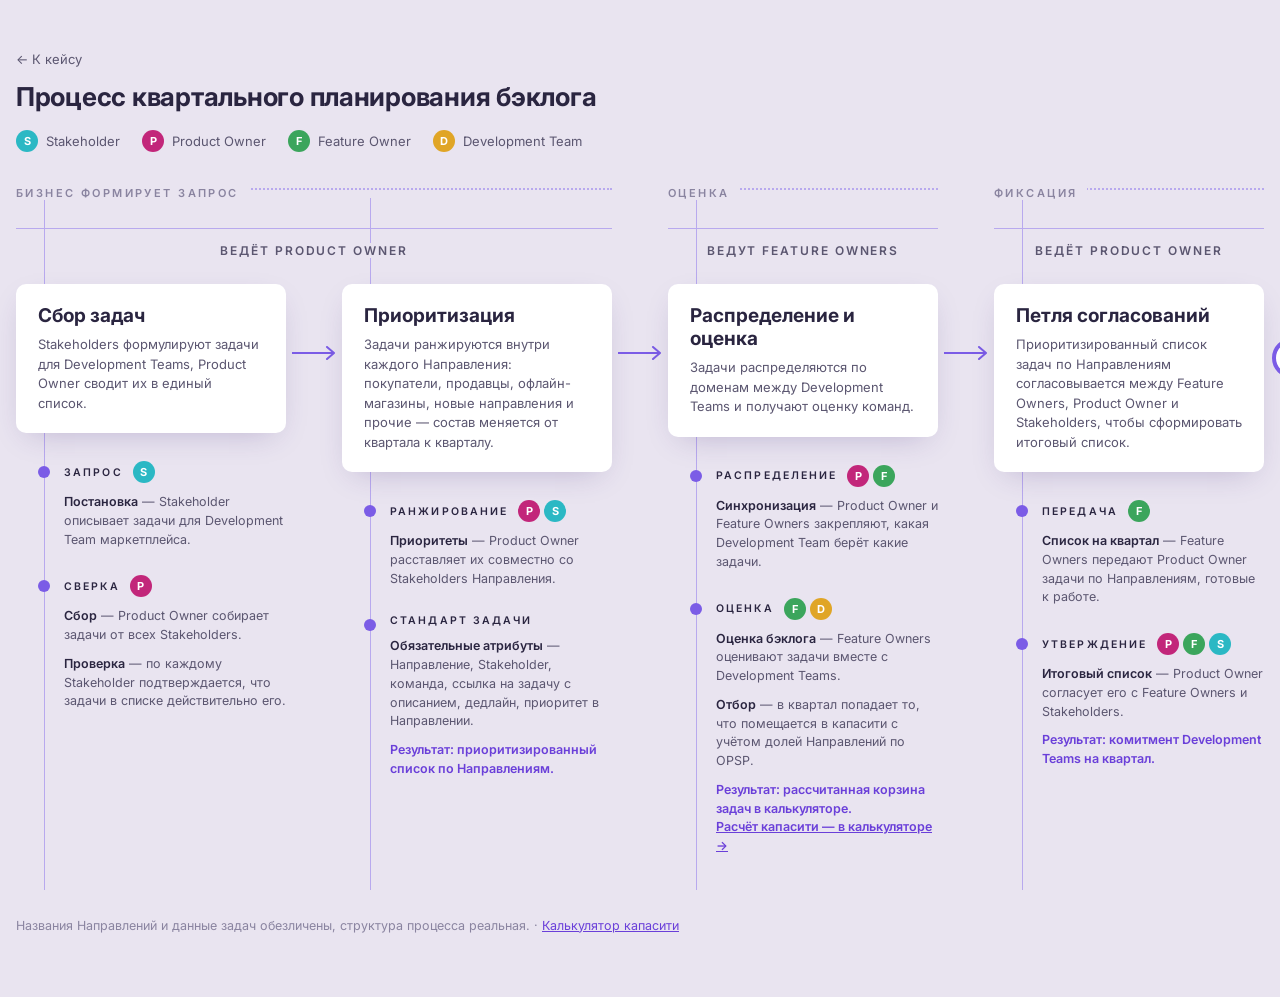
<file: 01-quarterly-planning/process.html>
<!DOCTYPE html>
<html lang="ru">
<head>
<meta charset="utf-8">
<meta name="viewport" content="width=device-width, initial-scale=1">
<title>Квартальное планирование</title>
<link rel="preconnect" href="https://fonts.googleapis.com">
<link href="https://fonts.googleapis.com/css2?family=Inter:wght@400;500;600;700&display=swap" rel="stylesheet">
<style>
  :root{
    --bg:#E9E4F0; --card:#FFFFFF; --ink:#2A2540; --muted:#5B5670; --soft:#8A84A0;
    --line:#7B5CE6; --line-soft:#B8A9EE; --deliv:#6A3FD9;
    --r-st:#2BB8C4; --r-hd:#C2267A; --r-fo:#3BA55C; --r-dv:#E0A526;
  }
  *{box-sizing:border-box;margin:0;padding:0}
  body{background:var(--bg);color:var(--ink);font-family:Inter,system-ui,-apple-system,"Segoe UI",sans-serif;
       -webkit-font-smoothing:antialiased;padding:48px 16px 64px}
  .wrap{max-width:1320px;margin:0 auto}

  header{margin-bottom:36px}
  h1{font-size:26px;font-weight:700;letter-spacing:-.01em}
  .sub{color:var(--muted);font-size:14.5px;line-height:1.5;margin-top:8px;max-width:720px}
  .legend{display:flex;flex-wrap:wrap;gap:10px 22px;margin-top:18px}
  .legend span{display:flex;align-items:center;gap:8px;font-size:13px;color:var(--muted)}

  .av{font-style:normal;display:inline-flex;align-items:center;justify-content:center;width:22px;height:22px;border-radius:50%;
      color:#fff;font-size:11px;font-weight:700;flex-shrink:0;box-shadow:0 0 0 2px var(--bg)}
  .av + .av{margin-left:-6px}
  .st{background:var(--r-st)} .hd{background:var(--r-hd)} .fo{background:var(--r-fo)} .dv{background:var(--r-dv)}

  .label{font-size:11px;font-weight:600;letter-spacing:.22em;text-transform:uppercase;color:var(--soft)}

  /* timeline grid */
  .board{display:grid;grid-template-columns:repeat(4,1fr);column-gap:56px;position:relative}
  .phase{grid-row:1;padding:0 0 18px;border-top:2px dotted var(--line-soft);position:relative}
  .phase .label{position:relative;z-index:2;top:-9px;background:var(--bg);padding-right:10px}
  .phase{z-index:2}
  .lead{grid-row:2;border-top:1px solid var(--line-soft);padding:14px 0 26px;font-size:12px;letter-spacing:.16em;
        text-transform:uppercase;color:var(--muted);font-weight:600;text-align:center;position:relative;z-index:1}
  .lead span{background:var(--bg);padding:0 10px}
  .col{grid-row:3;position:relative;padding-left:0}
  .col::before{content:"";position:absolute;left:28px;top:-86px;bottom:0;width:1px;background:var(--line-soft)}

  .card{position:relative;z-index:1;background:var(--card);border-radius:10px;padding:20px 22px;
        box-shadow:0 10px 30px -12px rgba(60,40,120,.28);min-height:132px}
  .card h2{font-size:19px;font-weight:700;margin-bottom:8px}
  .card p{font-size:13px;line-height:1.5;color:var(--muted)}
  .arrow{position:absolute;right:-50px;top:62px;width:44px;height:14px;z-index:2}
  .arrow line{stroke:var(--line);stroke-width:2}
  .arrow path{fill:none;stroke:var(--line);stroke-width:2;stroke-linecap:round;stroke-linejoin:round}

  .steps{padding:28px 0 8px 22px;position:relative;z-index:1}
  .step{position:relative;padding-left:26px;margin-bottom:26px}
  .step::before{content:"";position:absolute;left:0;top:5px;width:12px;height:12px;border-radius:50%;background:var(--line)}
  .step-head{display:flex;align-items:center;gap:10px;margin-bottom:10px}
  .step-head .label{color:var(--ink);letter-spacing:.2em;font-size:10.5px}
  .item{font-size:12.5px;line-height:1.5;color:var(--muted);margin:0 0 10px 0}
  .item b{color:var(--ink);font-weight:600}
  .deliv{font-size:12.5px;line-height:1.5;color:var(--deliv);font-weight:600;margin-top:4px}
  .deliv a{color:var(--deliv)}

  .end{position:absolute;right:-50px;top:52px;width:44px;height:44px}

  /* embedded inside the case page: same layout as standalone, only the back link is hidden */
  html.embed body{background:transparent}
  html.embed .back-link{display:none!important}
  footer{margin-top:28px;font-size:12.5px;color:var(--soft)}
  footer a{color:var(--deliv)}

  @media (max-width:1000px){
    .board{grid-template-columns:1fr;column-gap:0}
    .phase,.lead{display:none}
    .col{grid-row:auto !important;grid-column:1 !important;margin-bottom:24px}
    .col::before{top:0}
    .col .m-phase{display:block}
    .arrow,.end{display:none}
  }
  .m-phase{display:none;margin-bottom:10px}
</style>
</head>
<body>
<div class="wrap">
  <header>
    <a class="back-link" href="index.html" style="display:inline-block;font-size:13px;color:#5B5670;text-decoration:none;margin-bottom:14px">← К кейсу</a>
    <h1 class="ttl">Процесс квартального планирования бэклога</h1>
    <div class="legend">
      <span><i class="av st">S</i>Stakeholder</span>
      <span><i class="av hd">P</i>Product Owner</span>
      <span><i class="av fo">F</i>Feature Owner</span>
      <span><i class="av dv">D</i>Development Team</span>
    </div>
  </header>

  <div class="board">
    <div class="phase" style="grid-column:1 / span 2"><span class="label">Бизнес формирует запрос</span></div>
    <div class="phase" style="grid-column:3"><span class="label">Оценка</span></div>
    <div class="phase" style="grid-column:4"><span class="label">Фиксация</span></div>

    <div class="lead" style="grid-column:1 / span 2"><span>Ведёт Product Owner</span></div>
    <div class="lead" style="grid-column:3"><span>Ведут Feature Owners</span></div>
    <div class="lead" style="grid-column:4"><span>Ведёт Product Owner</span></div>

    <!-- 1 -->
    <div class="col" style="grid-column:1">
      <div class="m-phase label">Бизнес формирует запрос</div>
      <div class="card">
        <h2>Сбор задач</h2>
        <p>Stakeholders формулируют задачи для Development Teams, Product Owner сводит их в единый список.</p>
        <svg class="arrow" viewBox="0 0 44 14"><line x1="0" y1="7" x2="41" y2="7"/><path d="M35 1 L42 7 L35 13"/></svg>
      </div>
      <div class="steps">
        <div class="step">
          <div class="step-head"><span class="label">Запрос</span><i class="av st">S</i></div>
          <p class="item"><b>Постановка</b> — Stakeholder описывает задачи для Development Team маркетплейса.</p>
        </div>
        <div class="step">
          <div class="step-head"><span class="label">Сверка</span><i class="av hd">P</i></div>
          <p class="item"><b>Сбор</b> — Product Owner собирает задачи от всех Stakeholders.</p>
          <p class="item"><b>Проверка</b> — по каждому Stakeholder подтверждается, что задачи в списке действительно его.</p>
        </div>
      </div>
    </div>

    <!-- 2 -->
    <div class="col" style="grid-column:2">
      <div class="card">
        <h2>Приоритизация</h2>
        <p>Задачи ранжируются внутри каждого Направления: покупатели, продавцы, офлайн-магазины, новые направления и прочие — состав меняется от квартала к кварталу.</p>
        <svg class="arrow" viewBox="0 0 44 14"><line x1="0" y1="7" x2="41" y2="7"/><path d="M35 1 L42 7 L35 13"/></svg>
      </div>
      <div class="steps">
        <div class="step">
          <div class="step-head"><span class="label">Ранжирование</span><i class="av hd">P</i><i class="av st">S</i></div>
          <p class="item"><b>Приоритеты</b> — Product Owner расставляет их совместно со Stakeholders Направления.</p>
        </div>
        <div class="step">
          <div class="step-head"><span class="label">Стандарт задачи</span></div>
          <p class="item"><b>Обязательные атрибуты</b> — Направление, Stakeholder, команда, ссылка на задачу с описанием, дедлайн, приоритет в Направлении.</p>
          <p class="deliv">Результат: приоритизированный список по Направлениям.</p>
        </div>
      </div>
    </div>

    <!-- 3 -->
    <div class="col" style="grid-column:3">
      <div class="m-phase label">Оценка</div>
      <div class="card">
        <h2>Распределение и оценка</h2>
        <p>Задачи распределяются по доменам между Development Teams и получают оценку команд.</p>
        <svg class="arrow" viewBox="0 0 44 14"><line x1="0" y1="7" x2="41" y2="7"/><path d="M35 1 L42 7 L35 13"/></svg>
      </div>
      <div class="steps">
        <div class="step">
          <div class="step-head"><span class="label">Распределение</span><i class="av hd">P</i><i class="av fo">F</i></div>
          <p class="item"><b>Синхронизация</b> — Product Owner и Feature Owners закрепляют, какая Development Team берёт какие задачи.</p>
        </div>
        <div class="step">
          <div class="step-head"><span class="label">Оценка</span><i class="av fo">F</i><i class="av dv">D</i></div>
          <p class="item"><b>Оценка бэклога</b> — Feature Owners оценивают задачи вместе с Development Teams.</p>
          <p class="item"><b>Отбор</b> — в квартал попадает то, что помещается в капасити с учётом долей Направлений по OPSP.</p>
          <p class="deliv">Результат: рассчитанная корзина задач в калькуляторе.<br><a href="calculator/index.html">Расчёт капасити — в калькуляторе →</a></p>
        </div>
      </div>
    </div>

    <!-- 4 -->
    <div class="col" style="grid-column:4">
      <div class="m-phase label">Фиксация</div>
      <div class="card">
        <h2>Петля согласований</h2>
        <p>Приоритизированный список задач по Направлениям согласовывается между Feature Owners, Product Owner и Stakeholders, чтобы сформировать итоговый список.</p>
        <svg class="end" viewBox="0 0 44 44"><circle cx="22" cy="22" r="18" fill="#fff" stroke="#7B5CE6" stroke-width="4"/></svg>
      </div>
      <div class="steps">
        <div class="step">
          <div class="step-head"><span class="label">Передача</span><i class="av fo">F</i></div>
          <p class="item"><b>Список на квартал</b> — Feature Owners передают Product Owner задачи по Направлениям, готовые к работе.</p>
        </div>
        <div class="step">
          <div class="step-head"><span class="label">Утверждение</span><i class="av hd">P</i><i class="av fo">F</i><i class="av st">S</i></div>
          <p class="item"><b>Итоговый список</b> — Product Owner согласует его с Feature Owners и Stakeholders.</p>
          <p class="deliv">Результат: комитмент Development Teams на квартал.</p>
        </div>
      </div>
    </div>
  </div>

  <footer>Названия Направлений и данные задач обезличены, структура процесса реальная. · <a href="calculator/index.html">Калькулятор капасити</a></footer>
</div>
<script>
  if (window.self !== window.top) {
    document.documentElement.classList.add('embed');
    document.querySelectorAll('a[href]').forEach(function(a){ a.target = '_top'; });
  }
</script>
</body>
</html>
</file>
<file: assets/style.css>
:root{
    --bg:#F5F5F7; --card:#FFFFFF; --ink:#17161F; --muted:#55535F; --soft:#8C8A97;
    --accent:#0F6E73; --accent-soft:#E3F0F0; --line:#DFDEE5; --on-accent:#fff;
    --shadow:rgba(23,22,31,.13); --shadow-sm:rgba(23,22,31,.11); --frame:#E9E4F0;
    --user:#2BB8C4; --sys:#E0556B; --view:#3B82C4; --sel:#9A6BC9;
  }
  *{box-sizing:border-box;margin:0;padding:0}
  body{background:var(--bg);color:var(--ink);font-family:Inter,system-ui,-apple-system,"Segoe UI",sans-serif;
       -webkit-font-smoothing:antialiased;padding:48px 16px 72px;line-height:1.5}
  .wrap{max-width:1080px;margin:0 auto}
  a{color:var(--accent)}
  code,.code{font-family:"JetBrains Mono",ui-monospace,Menlo,monospace;font-size:.86em;background:var(--accent-soft);
             padding:1px 6px;border-radius:5px;color:var(--ink)}

  .label{font-size:11px;font-weight:600;letter-spacing:.2em;text-transform:uppercase;color:var(--soft)}
  header{margin-bottom:40px}
  h1{font-size:30px;font-weight:700;letter-spacing:-.015em;margin:10px 0 10px}
  .lead{font-size:16px;color:var(--muted);max-width:760px}
  .meta{display:flex;flex-wrap:wrap;gap:8px;margin-top:18px}
  .chip{background:var(--card);border-radius:999px;padding:5px 12px;font-size:12.5px;color:var(--muted);
        box-shadow:0 2px 8px -4px var(--shadow-sm)}
  .chip b{color:var(--ink);font-weight:600}

  section{margin-top:44px}
  h2{font-size:21px;font-weight:700;margin:8px 0 14px}
  .card{background:var(--card);border-radius:12px;padding:22px 24px;box-shadow:0 10px 30px -14px var(--shadow)}
  p + p{margin-top:10px}
  .text{font-size:15px;color:var(--muted);max-width:780px}
  .text b{color:var(--ink)}

  .grid{display:grid;grid-template-columns:repeat(2,1fr);gap:16px}
  .decision h3{font-size:15.5px;font-weight:700;margin-bottom:6px}
  .decision p{font-size:13.5px;color:var(--muted)}
  .decision .num{display:inline-flex;width:24px;height:24px;border-radius:50%;background:var(--accent);color:var(--on-accent);
                 font-size:12px;font-weight:700;align-items:center;justify-content:center;margin-bottom:10px}

  figure{margin:0}
  .shot{display:block;background:var(--card);border-radius:12px;padding:10px;box-shadow:0 10px 30px -14px var(--shadow);overflow:hidden}
  .shot img{display:block;width:100%;height:auto;border-radius:6px}
  .shot.scroll{overflow-x:auto}
  .shot.scroll img{min-width:1400px}
  figcaption{font-size:13px;color:var(--muted);margin-top:10px;max-width:820px}

  .btns{display:flex;flex-wrap:wrap;gap:10px;margin-top:16px}
  .btn{display:inline-flex;align-items:center;gap:8px;background:var(--accent);color:var(--on-accent);text-decoration:none;
       font-weight:600;font-size:14px;padding:10px 16px;border-radius:9px}
  .btn.ghost{background:var(--card);color:var(--accent);box-shadow:inset 0 0 0 1.5px var(--accent)}
  .btn:hover{filter:brightness(1.08)}

  /* notation map */
  .map{display:grid;grid-template-columns:1fr 1.25fr;gap:18px;align-items:stretch}
  .types{display:grid;gap:8px}
  .type{display:flex;align-items:flex-start;gap:12px;font-size:13.5px;color:var(--muted)}
  .type i{flex-shrink:0;width:92px;text-align:center;font-style:normal;font-size:11.5px;font-weight:600;
          border:2px solid;border-radius:7px;padding:4px 0;background:#fff;color:var(--ink)}
  .t-action{border-color:#5BA85B!important} .t-view{border-color:var(--view)!important}
  .t-select{border-color:var(--sel)!important} .t-sys{border-color:var(--sys)!important}
  .t-edge{border-color:#E08A1E!important}
  .type b{color:var(--ink)}
  .tables{display:grid;grid-template-columns:repeat(2,1fr);gap:8px}
  .tbl{background:var(--accent-soft);border-radius:9px;padding:10px 12px}
  .tbl .code{background:#fff}
  .tbl p{font-size:12.5px;color:var(--muted);margin-top:4px}
  .flow{display:flex;flex-wrap:wrap;align-items:center;gap:8px;font-size:13px;color:var(--muted);margin-top:14px}
  .flow span.n{background:#fff;border-radius:7px;padding:4px 9px;color:var(--ink);font-weight:600;
               box-shadow:0 1px 4px -2px var(--shadow-sm)}

  ul.clean{list-style:none;display:grid;gap:8px}
  ul.clean li{font-size:14px;color:var(--muted);padding-left:18px;position:relative}
  ul.clean li::before{content:"";position:absolute;left:2px;top:9px;width:7px;height:7px;border-radius:50%;background:var(--accent)}
  ul.clean li b{color:var(--ink)}

  footer{margin-top:48px;font-size:12.5px;color:var(--soft)}

  @media (max-width:760px){
    h1{font-size:24px}
    .grid,.map,.tables{grid-template-columns:1fr}
    .type i{width:80px}
  }

  /* shared additions */
  .back{display:inline-block;font-size:13px;color:var(--muted);text-decoration:none;margin-bottom:18px}
  .back:hover{color:var(--accent)}
  .stats{display:grid;grid-template-columns:repeat(2,1fr);gap:16px}
  .stat{background:var(--card);border-radius:12px;padding:20px 22px;box-shadow:0 10px 30px -14px var(--shadow)}
  .stat .v{font-size:34px;font-weight:700;letter-spacing:-.02em;color:var(--accent)}
  .stat .k{font-size:13.5px;color:var(--muted);margin-top:2px}
  .cols{display:grid;grid-template-columns:1fr 1fr;gap:16px}
  .cases{display:grid;gap:18px}
  a.case{display:grid;grid-template-columns:320px 1fr;gap:22px;align-items:center;background:var(--card);border-radius:14px;
         padding:16px;text-decoration:none;color:var(--ink);box-shadow:0 10px 30px -14px var(--shadow);transition:transform .15s}
  a.case:hover{transform:translateY(-2px)}
  a.case img{width:100%;height:190px;object-fit:cover;object-position:top left;border-radius:8px;background:var(--accent-soft)}
  a.case h3{font-size:19px;font-weight:700;margin:6px 0 8px}
  a.case p{font-size:14px;color:var(--muted)}
  a.case .go{display:inline-block;margin-top:12px;font-weight:600;font-size:14px;color:var(--accent)}
  .tags{display:flex;flex-wrap:wrap;gap:6px;margin-top:10px}
  .tag{font-size:11.5px;background:var(--accent-soft);color:var(--accent);border-radius:999px;padding:3px 10px;font-weight:600}
  @media (max-width:760px){
    .stats,.cols{grid-template-columns:1fr}
    a.case{grid-template-columns:1fr}
    a.case img{height:160px}
  }
  .embed-frame{padding:0;background:var(--frame);overflow-x:auto;-webkit-overflow-scrolling:touch}
  .embed-frame iframe{display:block;width:1440px;height:1100px;border:0}
  .scroll-hint{font-size:12.5px;color:var(--soft);margin-top:8px}
  .grid3{display:grid;grid-template-columns:repeat(3,1fr);gap:16px}
  @media (max-width:760px){ .grid3{grid-template-columns:1fr} }
  .decision .num.icon{width:32px;height:32px}
  /* sequential steps with arrows */
  .steps-flow{display:grid;grid-template-columns:repeat(5,1fr);gap:28px}
  .steps-flow .card{position:relative;padding:18px 18px}
  .steps-flow .card h3{font-size:15px}
  .steps-flow .card:not(:last-child)::after{content:"";position:absolute;right:-22px;top:50%;width:16px;height:16px;transform:translateY(-50%);
    background:var(--accent);-webkit-mask:url("data:image/svg+xml,%3Csvg xmlns='http://www.w3.org/2000/svg' viewBox='0 0 24 24' fill='none' stroke='black' stroke-width='2.5' stroke-linecap='round' stroke-linejoin='round'%3E%3Cpath d='M5 12h14M13 6l6 6-6 6'/%3E%3C/svg%3E") no-repeat center/16px;mask:url("data:image/svg+xml,%3Csvg xmlns='http://www.w3.org/2000/svg' viewBox='0 0 24 24' fill='none' stroke='black' stroke-width='2.5' stroke-linecap='round' stroke-linejoin='round'%3E%3Cpath d='M5 12h14M13 6l6 6-6 6'/%3E%3C/svg%3E") no-repeat center/16px}
  @media (max-width:900px){
    .steps-flow{grid-template-columns:1fr;gap:26px}
    .steps-flow .card:not(:last-child)::after{right:auto;left:50%;top:auto;bottom:-22px;transform:translateX(-50%) rotate(90deg)}
  }
</file>
